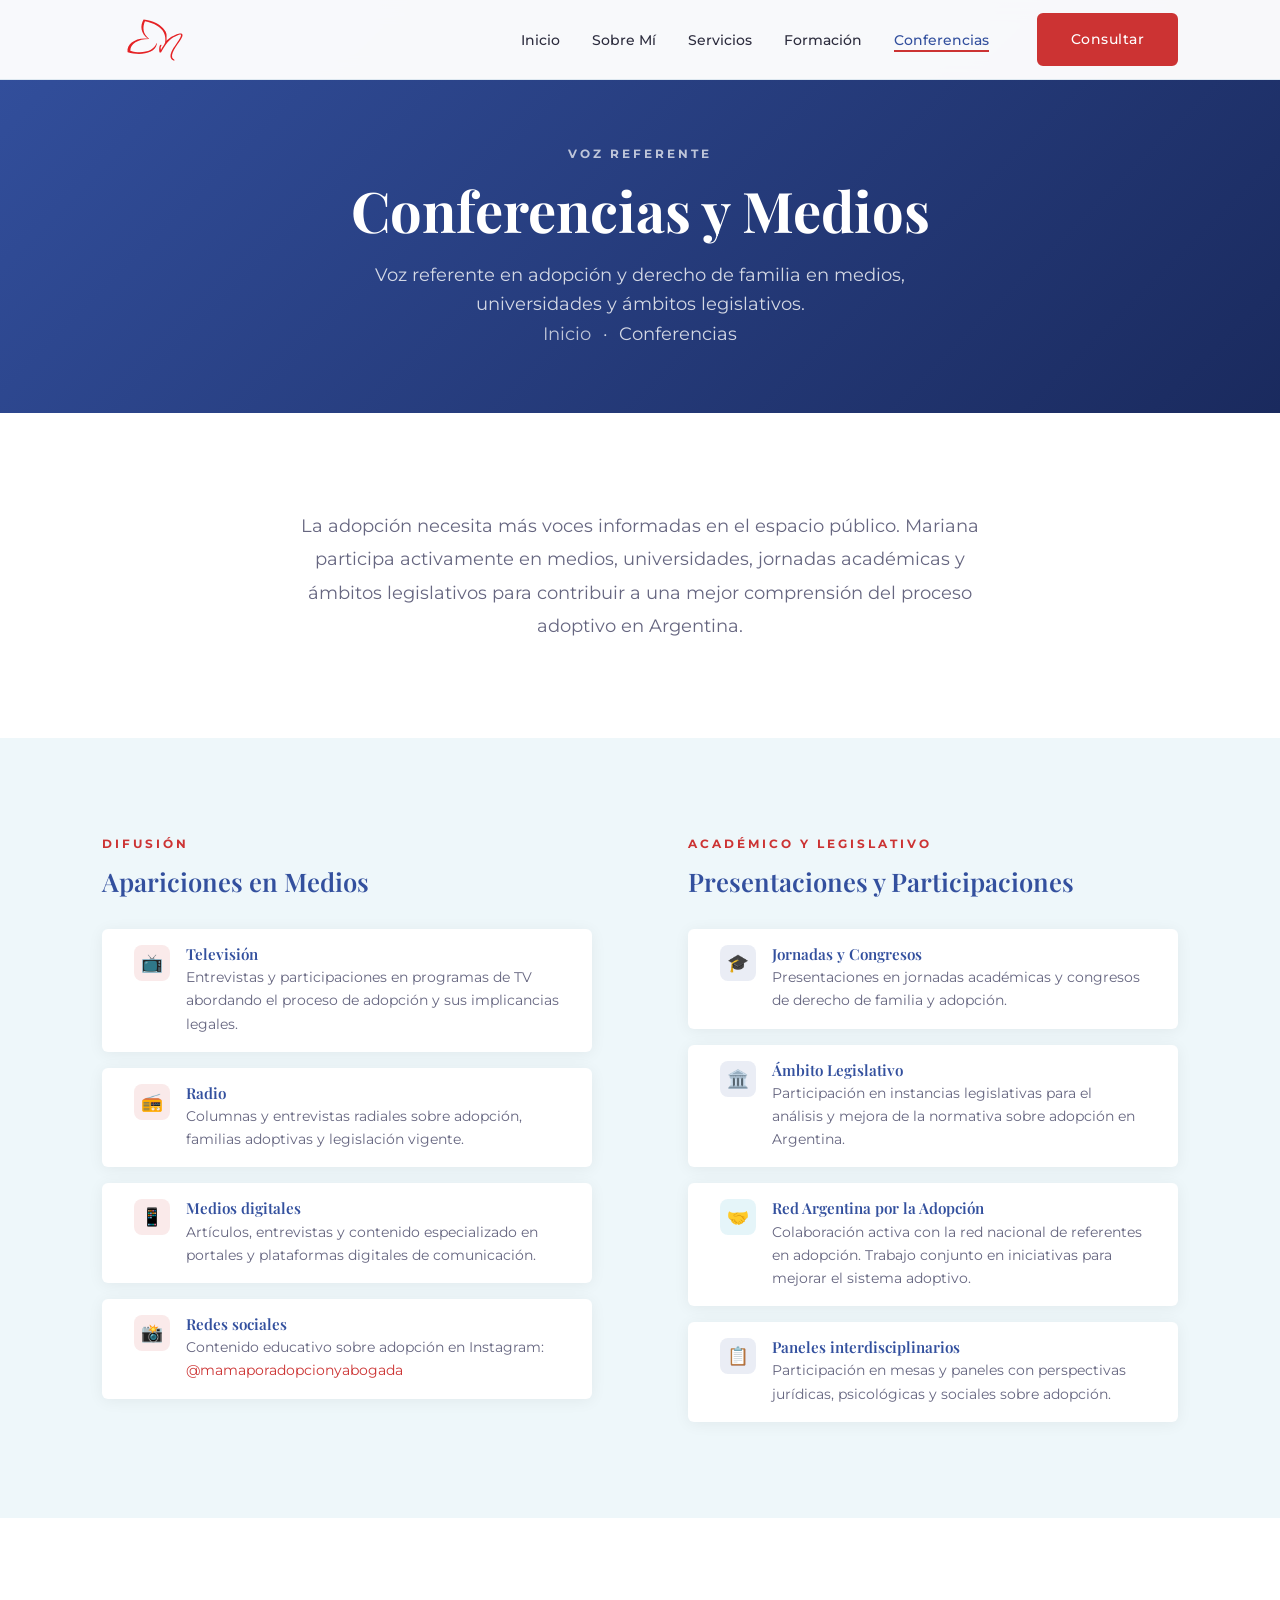
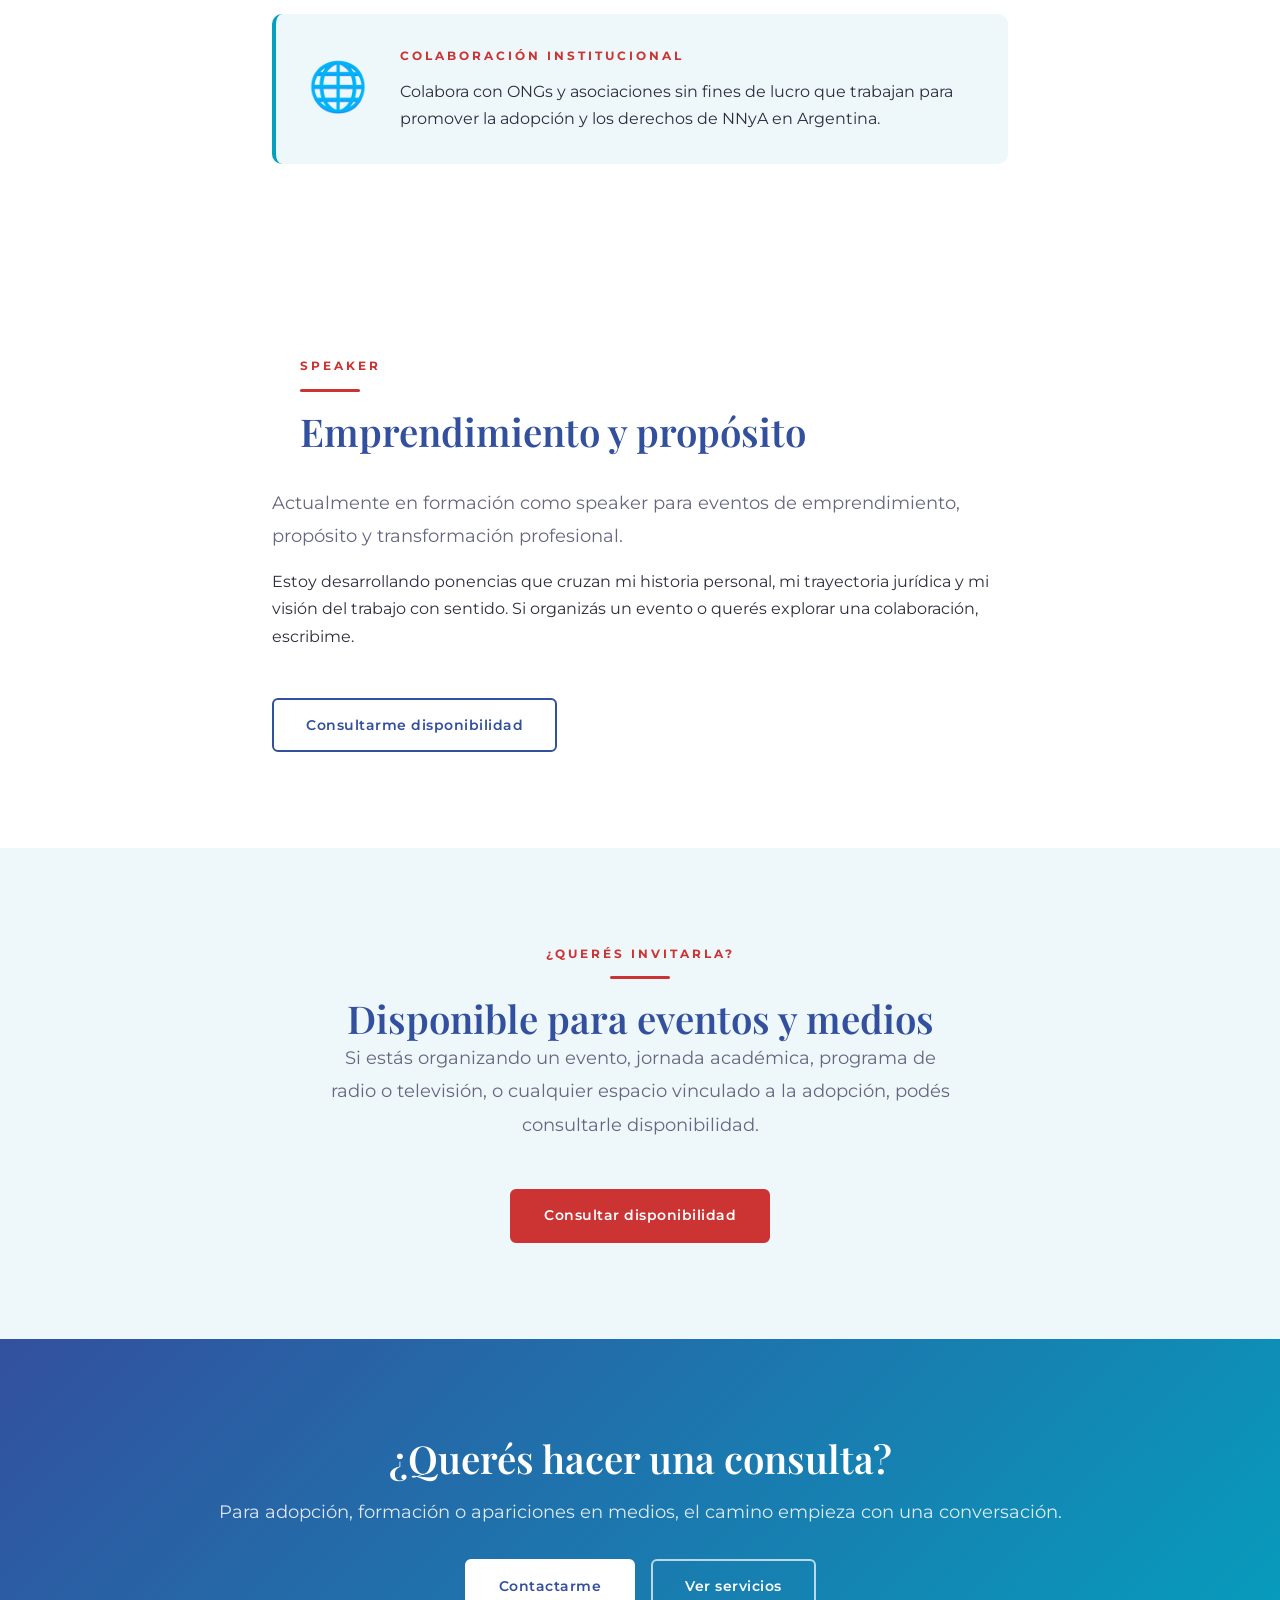
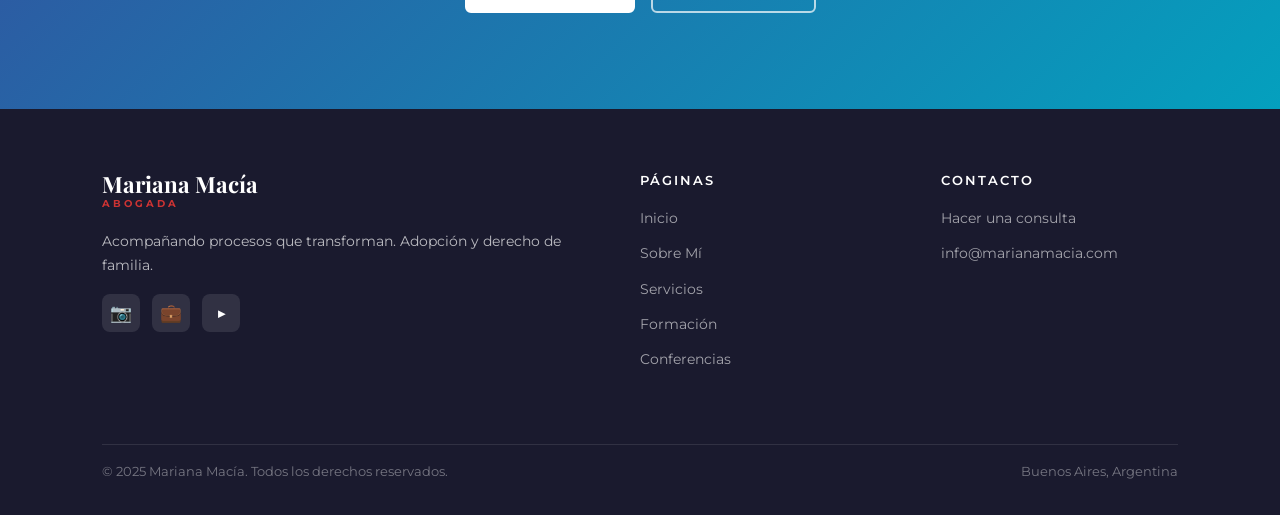
<file: conferencias.html>
<!DOCTYPE html>
<html lang="es">
<head>
  <meta charset="UTF-8" />
  <meta name="viewport" content="width=device-width, initial-scale=1.0" />
  <title>Conferencias y Medios — Mariana Macía | Adopción y Derecho de Familia</title>
  <meta name="description" content="Apariciones en medios, presentaciones académicas, participación legislativa y colaboración con la Red Argentina por la Adopción." />
  <link rel="stylesheet" href="styles.css" />
</head>
<body>

  <!-- ==================== NAVEGACIÓN ==================== -->
  <nav class="nav" id="nav">
    <div class="nav-inner">
      <a href="index.html" class="nav-logo" aria-label="Inicio">
        <img src="assets/logo.svg"
             alt="Mariana Macía Abogada" />
        <div class="nav-logo-text" style="display:none;">
          <span class="name">Mariana Macía</span>
          <span class="title">Abogada</span>
        </div>
      </a>
      <button class="nav-toggle" id="navToggle" aria-label="Menú">
        <span></span><span></span><span></span>
      </button>
      <ul class="nav-links" id="navLinks">
        <li><a href="index.html">Inicio</a></li>
        <li><a href="sobre-mi.html">Sobre Mí</a></li>
        <li><a href="servicios.html">Servicios</a></li>
        <li><a href="formacion.html">Formación</a></li>
        <li><a href="conferencias.html" class="active">Conferencias</a></li>
        <li class="nav-cta"><a href="contacto.html" class="btn btn-primary">Consultar</a></li>
      </ul>
    </div>
  </nav>

  <!-- ==================== PAGE HERO ==================== -->
  <section class="page-hero">
    <div class="container">
      <span class="section-label" style="color:rgba(255,255,255,0.7)">Voz referente</span>
      <h1>Conferencias y Medios</h1>
      <p>Voz referente en adopción y derecho de familia en medios, universidades y ámbitos legislativos.</p>
      <p class="breadcrumb"><a href="index.html">Inicio</a> <span>·</span> Conferencias</p>
    </div>
  </section>

  <!-- ==================== INTRO ==================== -->
  <section class="section">
    <div class="container" style="max-width: 760px; text-align: center;">
      <p class="lead">La adopción necesita más voces informadas en el espacio público. Mariana participa activamente en medios, universidades, jornadas académicas y ámbitos legislativos para contribuir a una mejor comprensión del proceso adoptivo en Argentina.</p>
    </div>
  </section>

  <!-- ==================== PARTICIPACIONES ==================== -->
  <section class="section section-light">
    <div class="container">
      <div style="display: grid; grid-template-columns: 1fr 1fr; gap: var(--spacing-xl);">

        <!-- MEDIOS -->
        <div>
          <span class="section-label">Difusión</span>
          <h3 style="margin-bottom: var(--spacing-md);">Apariciones en Medios</h3>

          <div class="conference-list">
            <div class="conference-item">
              <div class="conference-type conference-type-media">📺</div>
              <div class="conference-info">
                <h4>Televisión</h4>
                <p>Entrevistas y participaciones en programas de TV abordando el proceso de adopción y sus implicancias legales.</p>
              </div>
            </div>

            <div class="conference-item">
              <div class="conference-type conference-type-media">📻</div>
              <div class="conference-info">
                <h4>Radio</h4>
                <p>Columnas y entrevistas radiales sobre adopción, familias adoptivas y legislación vigente.</p>
              </div>
            </div>

            <div class="conference-item">
              <div class="conference-type conference-type-media">📱</div>
              <div class="conference-info">
                <h4>Medios digitales</h4>
                <p>Artículos, entrevistas y contenido especializado en portales y plataformas digitales de comunicación.</p>
              </div>
            </div>

            <div class="conference-item">
              <div class="conference-type conference-type-media">📸</div>
              <div class="conference-info">
                <h4>Redes sociales</h4>
                <p>Contenido educativo sobre adopción en Instagram: <a href="https://www.instagram.com/mamaporadopcionyabogada/" target="_blank" rel="noopener" style="color: var(--color-accent);">@mamaporadopcionyabogada</a></p>
              </div>
            </div>
          </div>
        </div>

        <!-- ACADÉMICO -->
        <div>
          <span class="section-label">Académico y legislativo</span>
          <h3 style="margin-bottom: var(--spacing-md);">Presentaciones y Participaciones</h3>

          <div class="conference-list">
            <div class="conference-item">
              <div class="conference-type conference-type-academic">🎓</div>
              <div class="conference-info">
                <h4>Jornadas y Congresos</h4>
                <p>Presentaciones en jornadas académicas y congresos de derecho de familia y adopción.</p>
              </div>
            </div>

            <div class="conference-item">
              <div class="conference-type conference-type-academic">🏛️</div>
              <div class="conference-info">
                <h4>Ámbito Legislativo</h4>
                <p>Participación en instancias legislativas para el análisis y mejora de la normativa sobre adopción en Argentina.</p>
              </div>
            </div>

            <div class="conference-item">
              <div class="conference-type conference-type-law">🤝</div>
              <div class="conference-info">
                <h4>Red Argentina por la Adopción</h4>
                <p>Colaboración activa con la red nacional de referentes en adopción. Trabajo conjunto en iniciativas para mejorar el sistema adoptivo.</p>
              </div>
            </div>

            <div class="conference-item">
              <div class="conference-type conference-type-academic">📋</div>
              <div class="conference-info">
                <h4>Paneles interdisciplinarios</h4>
                <p>Participación en mesas y paneles con perspectivas jurídicas, psicológicas y sociales sobre adopción.</p>
              </div>
            </div>
          </div>
        </div>

      </div>
    </div>
  </section>

  <!-- ==================== RED ARGENTINA ==================== -->
  <section class="section">
    <div class="container" style="max-width: 800px;">
      <div style="background: var(--color-light-bg); border-radius: var(--border-radius); padding: var(--spacing-md); border-left: 4px solid var(--color-secondary); display: flex; gap: var(--spacing-md); align-items: flex-start;">
        <div style="font-size: 3rem; flex-shrink: 0;">🌐</div>
        <div>
          <span class="section-label">Colaboración institucional</span>
          <p style="margin: 0;">Colabora con ONGs y asociaciones sin fines de lucro que trabajan para promover la adopción y los derechos de NNyA en Argentina.</p>
        </div>
      </div>
    </div>
  </section>

  <!-- ==================== SPEAKER ==================== -->
  <section class="section">
    <div class="container" style="max-width: 800px;">
      <div class="section-header" style="text-align: left; margin-bottom: var(--spacing-md);">
        <span class="section-label">Speaker</span>
        <div class="section-divider" style="margin: 0 0 var(--spacing-sm);"></div>
        <h2>Emprendimiento y propósito</h2>
      </div>
      <p class="lead">Actualmente en formación como speaker para eventos de emprendimiento, propósito y transformación profesional.</p>
      <p>Estoy desarrollando ponencias que cruzan mi historia personal, mi trayectoria jurídica y mi visión del trabajo con sentido. Si organizás un evento o querés explorar una colaboración, escribime.</p>
      <a href="contacto.html?servicio=conferencias" class="btn btn-outline mt-md">Consultarme disponibilidad</a>
    </div>
  </section>

  <!-- ==================== INVITACIONES ==================== -->
  <section class="section section-light">
    <div class="container" style="max-width: 700px; text-align: center;">
      <span class="section-label">¿Querés invitarla?</span>
      <div class="section-divider"></div>
      <h2>Disponible para eventos y medios</h2>
      <p class="lead">Si estás organizando un evento, jornada académica, programa de radio o televisión, o cualquier espacio vinculado a la adopción, podés consultarle disponibilidad.</p>
      <a href="contacto.html?servicio=conferencias" class="btn btn-primary mt-md">Consultar disponibilidad</a>
    </div>
  </section>

  <!-- ==================== CTA ==================== -->
  <section class="cta-banner">
    <div class="container">
      <h2>¿Querés hacer una consulta?</h2>
      <p>Para adopción, formación o apariciones en medios, el camino empieza con una conversación.</p>
      <div class="cta-actions">
        <a href="contacto.html" class="btn btn-white">Contactarme</a>
        <a href="servicios.html" class="btn btn-outline-white">Ver servicios</a>
      </div>
    </div>
  </section>

  <!-- ==================== FOOTER ==================== -->
  <footer class="footer">
    <div class="container">
      <div class="footer-grid">
        <div class="footer-brand">
          <div class="footer-logo-text">
            <span class="name">Mariana Macía</span>
            <span class="title">Abogada</span>
          </div>
          <p>Acompañando procesos que transforman. Adopción y derecho de familia.</p>
          <div class="footer-social">
            <a href="https://www.instagram.com/mamaporadopcionyabogada/" target="_blank" rel="noopener" aria-label="Instagram">📷</a>
            <a href="https://linkedin.com/in/mariana-macía" target="_blank" rel="noopener" aria-label="LinkedIn">💼</a>
            <a href="https://youtube.com/@mamaporadopcionyabogada" target="_blank" rel="noopener" aria-label="YouTube">▶️</a>
          </div>
        </div>
        <div class="footer-col">
          <h4>Páginas</h4>
          <ul>
            <li><a href="index.html">Inicio</a></li>
            <li><a href="sobre-mi.html">Sobre Mí</a></li>
            <li><a href="servicios.html">Servicios</a></li>
            <li><a href="formacion.html">Formación</a></li>
            <li><a href="conferencias.html">Conferencias</a></li>
          </ul>
        </div>
        <div class="footer-col">
          <h4>Contacto</h4>
          <ul>
            <li><a href="contacto.html">Hacer una consulta</a></li>
            <li><a href="mailto:info@marianamacia.com">info@marianamacia.com</a></li>
          </ul>
        </div>
      </div>
      <div class="footer-bottom">
        <span>© 2025 Mariana Macía. Todos los derechos reservados.</span>
        <span>Buenos Aires, Argentina</span>
      </div>
    </div>
  </footer>

  <script>
    const nav = document.getElementById('nav');
    window.addEventListener('scroll', () => { nav.classList.toggle('scrolled', window.scrollY > 20); });
    const toggle = document.getElementById('navToggle');
    const links  = document.getElementById('navLinks');
    toggle.addEventListener('click', () => { toggle.classList.toggle('open'); links.classList.toggle('open'); });
    links.querySelectorAll('a').forEach(a => a.addEventListener('click', () => { toggle.classList.remove('open'); links.classList.remove('open'); }));
  </script>
</body>
</html>
</file>
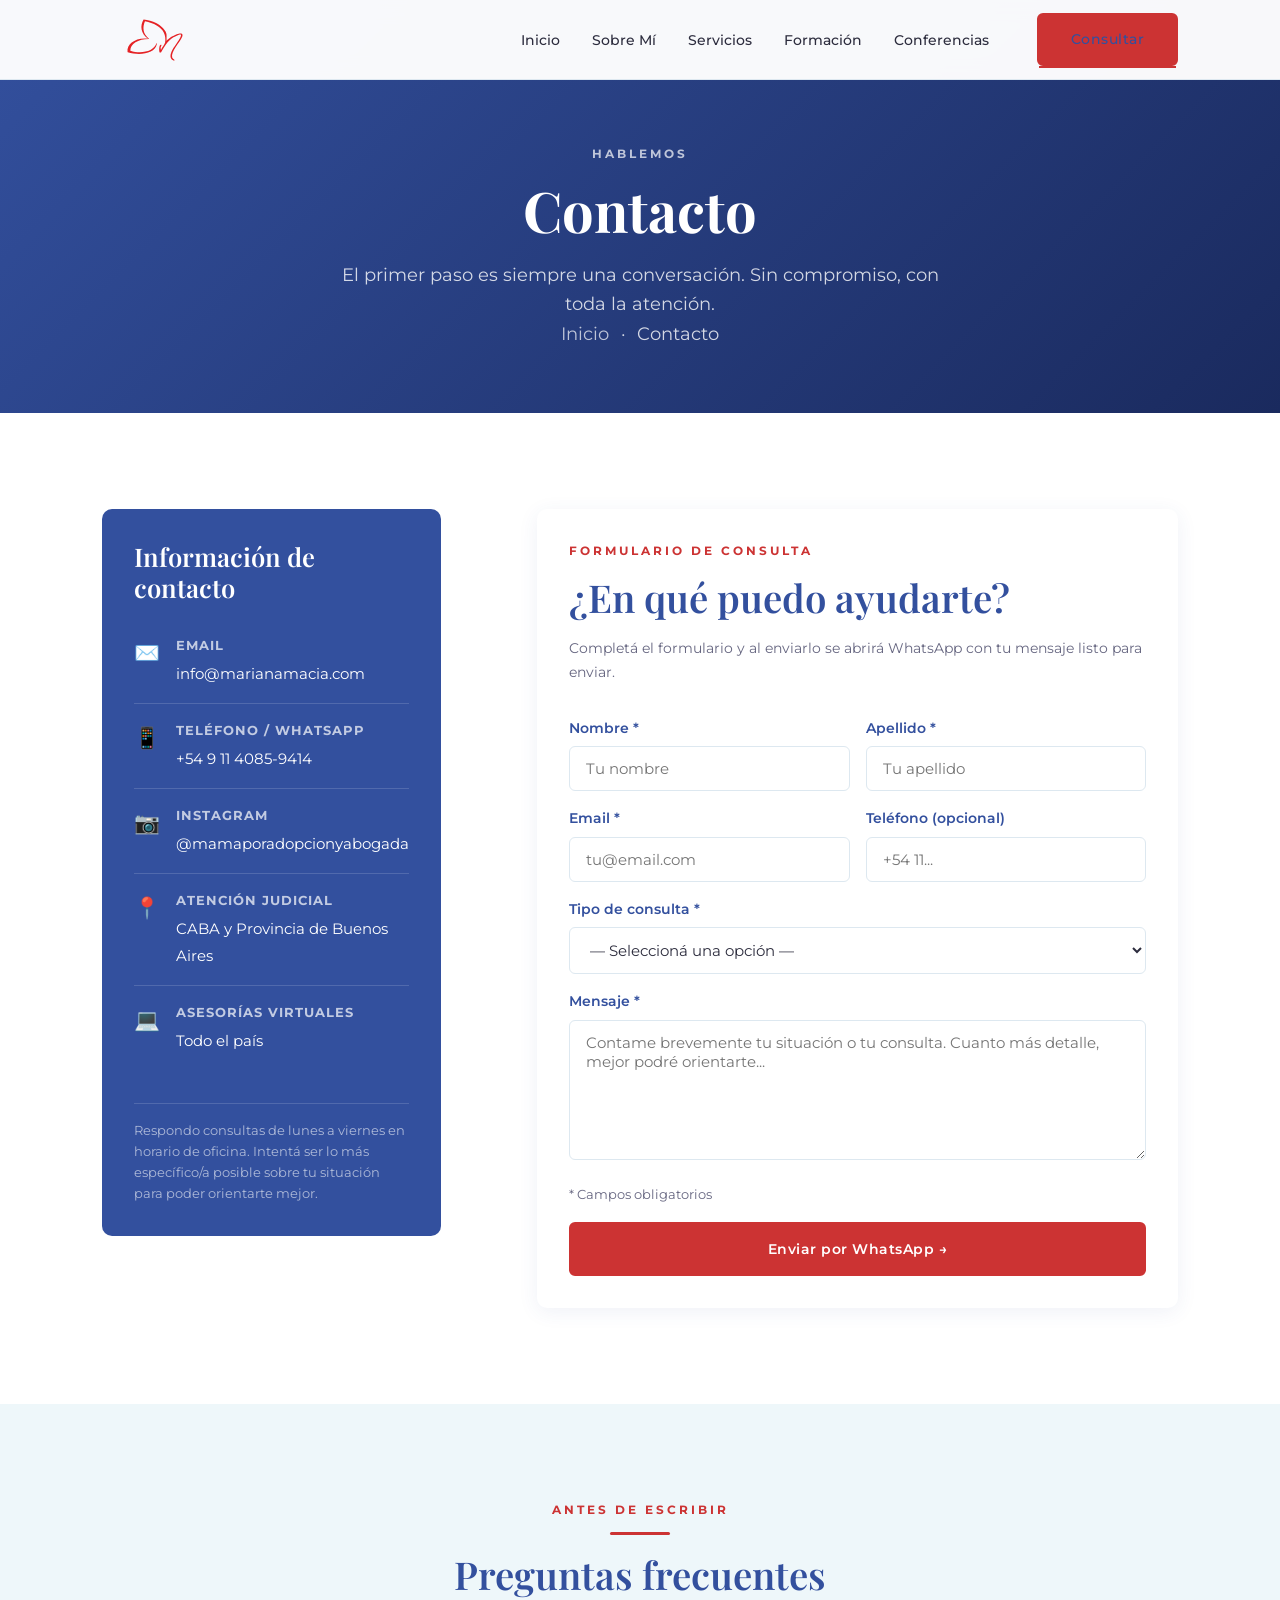
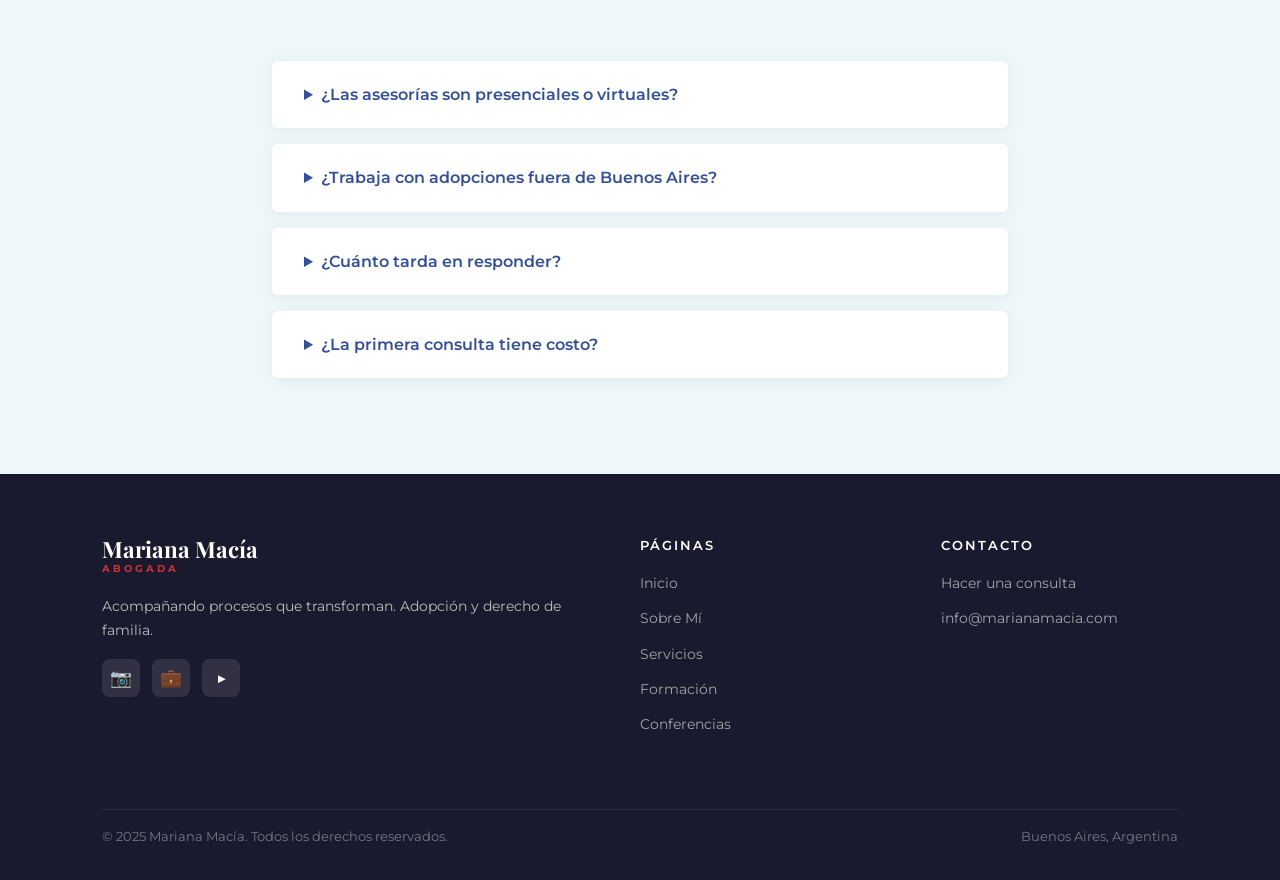
<file: contacto.html>
<!DOCTYPE html>
<html lang="es">
<head>
  <meta charset="UTF-8" />
  <meta name="viewport" content="width=device-width, initial-scale=1.0" />
  <title>Contacto — Mariana Macía | Adopción y Derecho de Familia</title>
  <meta name="description" content="Consultá con Mariana Macía, abogada especialista en adopción. Asesorías, área judicial, formación y conferencias." />
  <link rel="stylesheet" href="styles.css" />
</head>
<body>

  <!-- ==================== NAVEGACIÓN ==================== -->
  <nav class="nav" id="nav">
    <div class="nav-inner">
      <a href="index.html" class="nav-logo" aria-label="Inicio">
        <img src="assets/logo.svg"
             alt="Mariana Macía Abogada" />
        <div class="nav-logo-text" style="display:none;">
          <span class="name">Mariana Macía</span>
          <span class="title">Abogada</span>
        </div>
      </a>
      <button class="nav-toggle" id="navToggle" aria-label="Menú">
        <span></span><span></span><span></span>
      </button>
      <ul class="nav-links" id="navLinks">
        <li><a href="index.html">Inicio</a></li>
        <li><a href="sobre-mi.html">Sobre Mí</a></li>
        <li><a href="servicios.html">Servicios</a></li>
        <li><a href="formacion.html">Formación</a></li>
        <li><a href="conferencias.html">Conferencias</a></li>
        <li class="nav-cta"><a href="contacto.html" class="btn btn-primary active">Consultar</a></li>
      </ul>
    </div>
  </nav>

  <!-- ==================== PAGE HERO ==================== -->
  <section class="page-hero">
    <div class="container">
      <span class="section-label" style="color:rgba(255,255,255,0.7)">Hablemos</span>
      <h1>Contacto</h1>
      <p>El primer paso es siempre una conversación. Sin compromiso, con toda la atención.</p>
      <p class="breadcrumb"><a href="index.html">Inicio</a> <span>·</span> Contacto</p>
    </div>
  </section>

  <!-- ==================== FORMULARIO ==================== -->
  <section class="section">
    <div class="container">
      <div class="contact-grid">

        <!-- PANEL IZQUIERDO -->
        <div class="contact-info-panel">
          <h3>Información de contacto</h3>

          <div class="contact-info-item">
            <div class="icon">✉️</div>
            <div>
              <strong>Email</strong>
              <a href="mailto:info@marianamacia.com">info@marianamacia.com</a>
            </div>
          </div>

          <div class="contact-info-item">
            <div class="icon">📱</div>
            <div>
              <strong>Teléfono / WhatsApp</strong>
              <a href="https://wa.me/5491140859414">+54 9 11 4085-9414</a>
            </div>
          </div>

          <div class="contact-info-item">
            <div class="icon">📷</div>
            <div>
              <strong>Instagram</strong>
              <a href="https://www.instagram.com/mamaporadopcionyabogada/" target="_blank" rel="noopener">@mamaporadopcionyabogada</a>
            </div>
          </div>

          <div class="contact-info-item">
            <div class="icon">📍</div>
            <div>
              <strong>Atención judicial</strong>
              <span>CABA y Provincia de Buenos Aires</span>
            </div>
          </div>

          <div class="contact-info-item" style="border-bottom: none;">
            <div class="icon">💻</div>
            <div>
              <strong>Asesorías virtuales</strong>
              <span>Todo el país</span>
            </div>
          </div>

          <div style="margin-top: var(--spacing-md); padding-top: var(--spacing-sm); border-top: 1px solid rgba(255,255,255,0.15);">
            <p style="font-size: 0.82rem; color: rgba(255,255,255,0.6); line-height: 1.6; margin: 0;">
              Respondo consultas de lunes a viernes en horario de oficina. Intentá ser lo más específico/a posible sobre tu situación para poder orientarte mejor.
            </p>
          </div>
        </div>

        <!-- FORMULARIO DERECHO -->
        <div class="contact-form-panel">
          <span class="section-label">Formulario de consulta</span>
          <h2 style="margin-bottom: var(--spacing-sm);">¿En qué puedo ayudarte?</h2>
          <p style="color: var(--color-text-light); font-size: 0.9rem; margin-bottom: var(--spacing-md);">Completá el formulario y al enviarlo se abrirá WhatsApp con tu mensaje listo para enviar.</p>

          <form id="contactForm" novalidate>
            <div class="form-row">
              <div class="form-group">
                <label for="nombre">Nombre *</label>
                <input type="text" id="nombre" name="nombre" placeholder="Tu nombre" required />
              </div>
              <div class="form-group">
                <label for="apellido">Apellido *</label>
                <input type="text" id="apellido" name="apellido" placeholder="Tu apellido" required />
              </div>
            </div>

            <div class="form-row">
              <div class="form-group">
                <label for="email">Email *</label>
                <input type="email" id="email" name="email" placeholder="tu@email.com" required />
              </div>
              <div class="form-group">
                <label for="telefono">Teléfono (opcional)</label>
                <input type="tel" id="telefono" name="telefono" placeholder="+54 11..." />
              </div>
            </div>

            <div class="form-group">
              <label for="servicio">Tipo de consulta *</label>
              <select id="servicio" name="servicio" required>
                <option value="">— Seleccioná una opción —</option>
                <option value="Asesoría">Asesoría (consulta legal)</option>
                <option value="Área Judicial">Área Judicial (representación)</option>
                <option value="Talleres o grupos">Talleres o grupos</option>
                <option value="Docencia">Docencia</option>
                <option value="Conferencia o medio">Conferencia o invitación a medio</option>
                <option value="Otro">Otro</option>
              </select>
            </div>

            <div class="form-group">
              <label for="mensaje">Mensaje *</label>
              <textarea id="mensaje" name="mensaje" placeholder="Contame brevemente tu situación o tu consulta. Cuanto más detalle, mejor podré orientarte..." required></textarea>
            </div>

            <div style="margin-bottom: var(--spacing-sm);">
              <p style="font-size: 0.8rem; color: var(--color-text-light);">* Campos obligatorios</p>
            </div>

            <button type="submit" class="btn btn-primary" style="width: 100%; padding: 1rem;">
              Enviar por WhatsApp →
            </button>
          </form>
        </div>

      </div>
    </div>
  </section>

  <!-- ==================== FAQ ==================== -->
  <section class="section section-light">
    <div class="container" style="max-width: 800px;">
      <div class="section-header">
        <span class="section-label">Antes de escribir</span>
        <div class="section-divider"></div>
        <h2>Preguntas frecuentes</h2>
      </div>

      <div style="display: flex; flex-direction: column; gap: var(--spacing-sm);">
        <details style="background: white; border-radius: var(--border-radius-sm); padding: var(--spacing-sm) var(--spacing-md); box-shadow: var(--shadow-card);">
          <summary style="font-weight: 600; color: var(--color-primary); cursor: pointer; padding: 0.25rem 0;">¿Las asesorías son presenciales o virtuales?</summary>
          <p style="margin-top: var(--spacing-sm); color: var(--color-text-light); margin-bottom: 0;">Las asesorías son 100% virtuales por videollamada, lo que te permite acceder desde cualquier punto del país.</p>
        </details>

        <details style="background: white; border-radius: var(--border-radius-sm); padding: var(--spacing-sm) var(--spacing-md); box-shadow: var(--shadow-card);">
          <summary style="font-weight: 600; color: var(--color-primary); cursor: pointer; padding: 0.25rem 0;">¿Trabaja con adopciones fuera de Buenos Aires?</summary>
          <p style="margin-top: var(--spacing-sm); color: var(--color-text-light); margin-bottom: 0;">Las asesorías llegan a todo el país. La representación judicial es en CABA y Provincia de Buenos Aires.</p>
        </details>

        <details style="background: white; border-radius: var(--border-radius-sm); padding: var(--spacing-sm) var(--spacing-md); box-shadow: var(--shadow-card);">
          <summary style="font-weight: 600; color: var(--color-primary); cursor: pointer; padding: 0.25rem 0;">¿Cuánto tarda en responder?</summary>
          <p style="margin-top: var(--spacing-sm); color: var(--color-text-light); margin-bottom: 0;">Responde dentro de las 48 horas hábiles. Si tu consulta es urgente, indicalo en el mensaje.</p>
        </details>

        <details style="background: white; border-radius: var(--border-radius-sm); padding: var(--spacing-sm) var(--spacing-md); box-shadow: var(--shadow-card);">
          <summary style="font-weight: 600; color: var(--color-primary); cursor: pointer; padding: 0.25rem 0;">¿La primera consulta tiene costo?</summary>
          <p style="margin-top: var(--spacing-sm); color: var(--color-text-light); margin-bottom: 0;">Escribinos para conocer las condiciones actuales. El primer contacto por formulario no tiene costo.</p>
        </details>
      </div>
    </div>
  </section>

  <!-- ==================== FOOTER ==================== -->
  <footer class="footer">
    <div class="container">
      <div class="footer-grid">
        <div class="footer-brand">
          <div class="footer-logo-text">
            <span class="name">Mariana Macía</span>
            <span class="title">Abogada</span>
          </div>
          <p>Acompañando procesos que transforman. Adopción y derecho de familia.</p>
          <div class="footer-social">
            <a href="https://www.instagram.com/mamaporadopcionyabogada/" target="_blank" rel="noopener" aria-label="Instagram">📷</a>
            <a href="https://linkedin.com/in/mariana-macía" target="_blank" rel="noopener" aria-label="LinkedIn">💼</a>
            <a href="https://youtube.com/@mamaporadopcionyabogada" target="_blank" rel="noopener" aria-label="YouTube">▶️</a>
          </div>
        </div>
        <div class="footer-col">
          <h4>Páginas</h4>
          <ul>
            <li><a href="index.html">Inicio</a></li>
            <li><a href="sobre-mi.html">Sobre Mí</a></li>
            <li><a href="servicios.html">Servicios</a></li>
            <li><a href="formacion.html">Formación</a></li>
            <li><a href="conferencias.html">Conferencias</a></li>
          </ul>
        </div>
        <div class="footer-col">
          <h4>Contacto</h4>
          <ul>
            <li><a href="contacto.html">Hacer una consulta</a></li>
            <li><a href="mailto:info@marianamacia.com">info@marianamacia.com</a></li>
          </ul>
        </div>
      </div>
      <div class="footer-bottom">
        <span>© 2025 Mariana Macía. Todos los derechos reservados.</span>
        <span>Buenos Aires, Argentina</span>
      </div>
    </div>
  </footer>

  <script>
    // Nav
    const nav = document.getElementById('nav');
    window.addEventListener('scroll', () => { nav.classList.toggle('scrolled', window.scrollY > 20); });
    const toggle = document.getElementById('navToggle');
    const links  = document.getElementById('navLinks');
    toggle.addEventListener('click', () => { toggle.classList.toggle('open'); links.classList.toggle('open'); });
    links.querySelectorAll('a').forEach(a => a.addEventListener('click', () => { toggle.classList.remove('open'); links.classList.remove('open'); }));

    // Pre-seleccionar servicio desde URL param
    const params = new URLSearchParams(window.location.search);
    const servicioParam = params.get('servicio');
    if (servicioParam) {
      const select = document.getElementById('servicio');
      for (let opt of select.options) {
        if (opt.value.toLowerCase().includes(servicioParam.toLowerCase())) {
          opt.selected = true;
          break;
        }
      }
    }

    // Formulario mailto
    document.getElementById('contactForm').addEventListener('submit', function(e) {
      e.preventDefault();

      const nombre   = document.getElementById('nombre').value.trim();
      const apellido = document.getElementById('apellido').value.trim();
      const email    = document.getElementById('email').value.trim();
      const telefono = document.getElementById('telefono').value.trim();
      const servicio = document.getElementById('servicio').value;
      const mensaje  = document.getElementById('mensaje').value.trim();

      // Validación básica
      if (!nombre || !apellido || !email || !servicio || !mensaje) {
        alert('Por favor completá todos los campos obligatorios.');
        return;
      }

      const lineas = [
        `Hola Mariana! Te escribo desde el formulario de tu sitio web.`,
        ``,
        `Nombre: ${nombre} ${apellido}`,
        `Email: ${email}`,
        ...(telefono ? [`Teléfono: ${telefono}`] : []),
        `Consulta: ${servicio}`,
        ``,
        `Mensaje:`,
        mensaje,
      ];

      window.open(`https://wa.me/5491140859414?text=${encodeURIComponent(lineas.join('\n'))}`, '_blank');
    });
  </script>
</body>
</html>
</file>
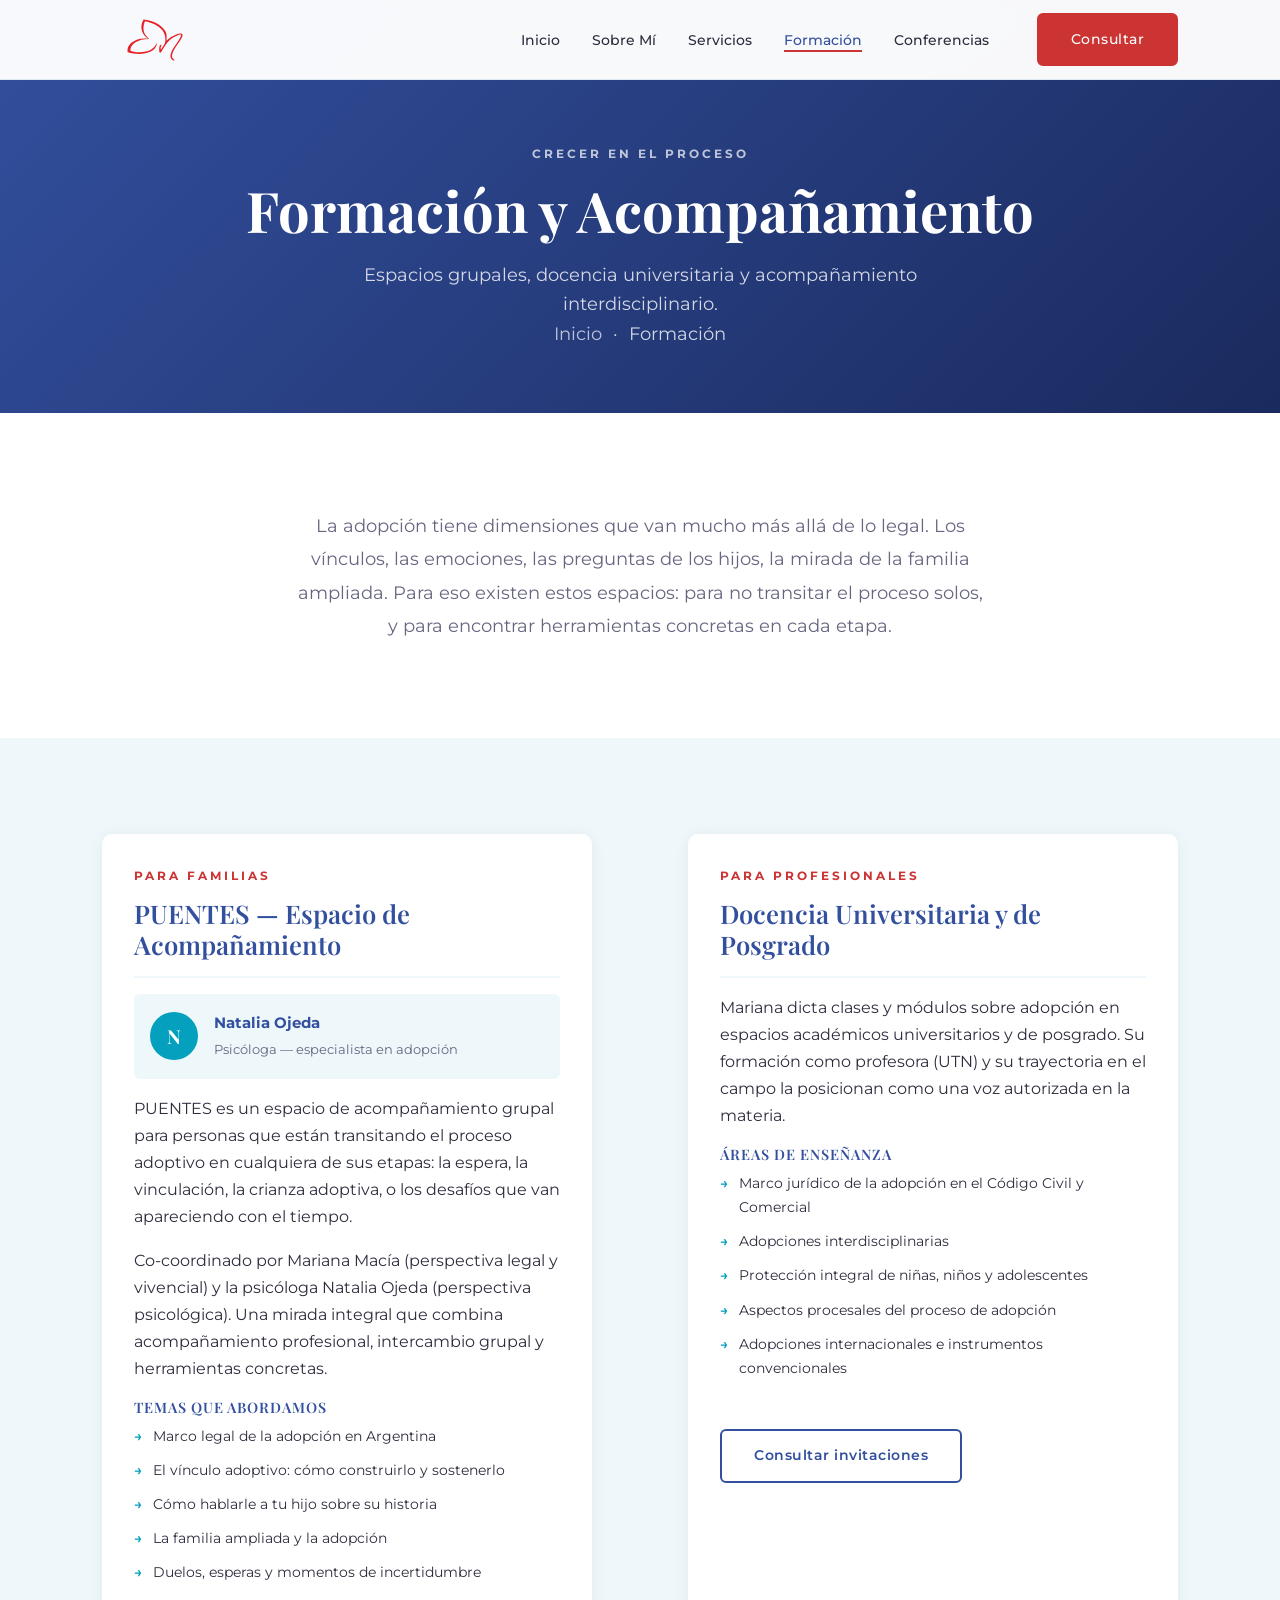
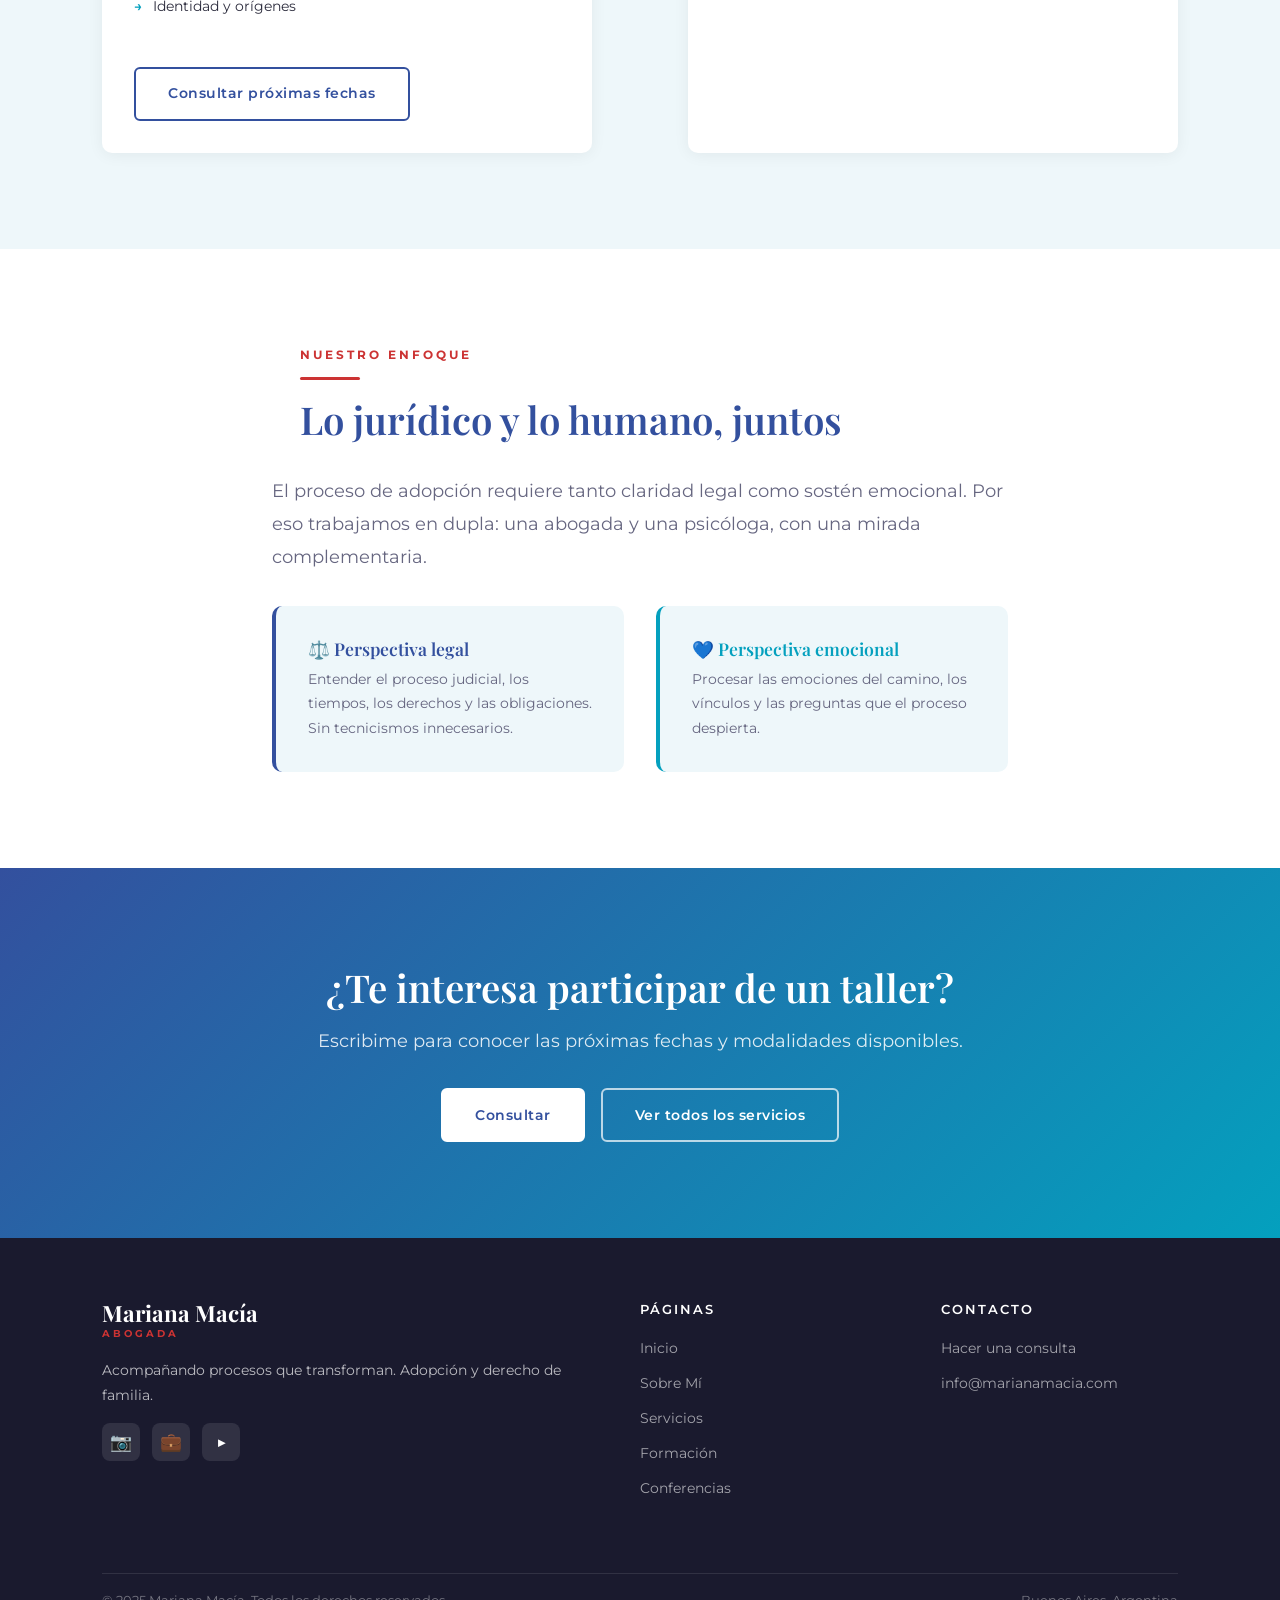
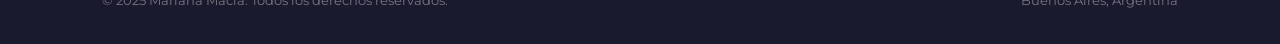
<file: formacion.html>
<!DOCTYPE html>
<html lang="es">
<head>
  <meta charset="UTF-8" />
  <meta name="viewport" content="width=device-width, initial-scale=1.0" />
  <title>Formación y Acompañamiento — Mariana Macía | Adopción y Derecho de Familia</title>
  <meta name="description" content="Talleres grupales, grupos de acompañamiento y docencia universitaria en adopción. Con la psicóloga Natalia Ojeda." />
  <link rel="stylesheet" href="styles.css" />
</head>
<body>

  <!-- ==================== NAVEGACIÓN ==================== -->
  <nav class="nav" id="nav">
    <div class="nav-inner">
      <a href="index.html" class="nav-logo" aria-label="Inicio">
        <img src="assets/logo.svg"
             alt="Mariana Macía Abogada" />
        <div class="nav-logo-text" style="display:none;">
          <span class="name">Mariana Macía</span>
          <span class="title">Abogada</span>
        </div>
      </a>
      <button class="nav-toggle" id="navToggle" aria-label="Menú">
        <span></span><span></span><span></span>
      </button>
      <ul class="nav-links" id="navLinks">
        <li><a href="index.html">Inicio</a></li>
        <li><a href="sobre-mi.html">Sobre Mí</a></li>
        <li><a href="servicios.html">Servicios</a></li>
        <li><a href="formacion.html" class="active">Formación</a></li>
        <li><a href="conferencias.html">Conferencias</a></li>
        <li class="nav-cta"><a href="contacto.html" class="btn btn-primary">Consultar</a></li>
      </ul>
    </div>
  </nav>

  <!-- ==================== PAGE HERO ==================== -->
  <section class="page-hero">
    <div class="container">
      <span class="section-label" style="color:rgba(255,255,255,0.7)">Crecer en el proceso</span>
      <h1>Formación y Acompañamiento</h1>
      <p>Espacios grupales, docencia universitaria y acompañamiento interdisciplinario.</p>
      <p class="breadcrumb"><a href="index.html">Inicio</a> <span>·</span> Formación</p>
    </div>
  </section>

  <!-- ==================== INTRO ==================== -->
  <section class="section">
    <div class="container" style="max-width: 760px; text-align: center;">
      <p class="lead">La adopción tiene dimensiones que van mucho más allá de lo legal. Los vínculos, las emociones, las preguntas de los hijos, la mirada de la familia ampliada. Para eso existen estos espacios: para no transitar el proceso solos, y para encontrar herramientas concretas en cada etapa.</p>
    </div>
  </section>

  <!-- ==================== TALLERES Y DOCENCIA ==================== -->
  <section class="section section-light">
    <div class="container">
      <div class="formacion-split">

        <!-- TALLERES -->
        <div class="formacion-block">
          <span class="section-label">Para familias</span>
          <h3>PUENTES — Espacio de Acompañamiento</h3>

          <div class="colaboradora">
            <div class="colaboradora-avatar">N</div>
            <div class="colaboradora-info">
              <strong><a href="https://www.instagram.com/licnataliaojeda/" target="_blank" rel="noopener">Natalia Ojeda</a></strong>
              <span>Psicóloga — especialista en adopción</span>
            </div>
          </div>

          <p>PUENTES es un espacio de acompañamiento grupal para personas que están transitando el proceso adoptivo en cualquiera de sus etapas: la espera, la vinculación, la crianza adoptiva, o los desafíos que van apareciendo con el tiempo.</p>
          <p>Co-coordinado por Mariana Macía (perspectiva legal y vivencial) y la psicóloga <a href="https://www.instagram.com/licnataliaojeda/" target="_blank" rel="noopener">Natalia Ojeda</a> (perspectiva psicológica). Una mirada integral que combina acompañamiento profesional, intercambio grupal y herramientas concretas.</p>

          <h4 style="color: var(--color-primary); margin: var(--spacing-sm) 0 0.5rem; font-size: 0.9rem; text-transform: uppercase; letter-spacing: 1px;">Temas que abordamos</h4>
          <ul class="temas-list">
            <li>Marco legal de la adopción en Argentina</li>
            <li>El vínculo adoptivo: cómo construirlo y sostenerlo</li>
            <li>Cómo hablarle a tu hijo sobre su historia</li>
            <li>La familia ampliada y la adopción</li>
            <li>Duelos, esperas y momentos de incertidumbre</li>
            <li>Identidad y orígenes</li>
          </ul>

          <a href="contacto.html?servicio=talleres" class="btn btn-outline mt-md">Consultar próximas fechas</a>
        </div>

        <!-- DOCENCIA -->
        <div class="formacion-block" id="docencia">
          <span class="section-label">Para profesionales</span>
          <h3>Docencia Universitaria y de Posgrado</h3>

          <p>Mariana dicta clases y módulos sobre adopción en espacios académicos universitarios y de posgrado. Su formación como profesora (UTN) y su trayectoria en el campo la posicionan como una voz autorizada en la materia.</p>

          <h4 style="color: var(--color-primary); margin: var(--spacing-sm) 0 0.5rem; font-size: 0.9rem; text-transform: uppercase; letter-spacing: 1px;">Áreas de enseñanza</h4>
          <ul class="temas-list">
            <li>Marco jurídico de la adopción en el Código Civil y Comercial</li>
            <li>Adopciones interdisciplinarias</li>
            <li>Protección integral de niñas, niños y adolescentes</li>
            <li>Aspectos procesales del proceso de adopción</li>
            <li>Adopciones internacionales e instrumentos convencionales</li>
          </ul>

          <a href="contacto.html?servicio=docencia" class="btn btn-outline mt-md">Consultar invitaciones</a>
        </div>

      </div>
    </div>
  </section>

  <!-- ==================== ENFOQUE ==================== -->
  <section class="section">
    <div class="container" style="max-width: 800px;">
      <div class="section-header" style="text-align:left; margin-bottom: var(--spacing-md);">
        <span class="section-label">Nuestro enfoque</span>
        <div class="section-divider" style="margin: 0 0 var(--spacing-sm);"></div>
        <h2>Lo jurídico y lo humano, juntos</h2>
      </div>

      <p class="lead">El proceso de adopción requiere tanto claridad legal como sostén emocional. Por eso trabajamos en dupla: una abogada y una psicóloga, con una mirada complementaria.</p>

      <div style="display: grid; grid-template-columns: 1fr 1fr; gap: var(--spacing-md); margin-top: var(--spacing-md);">
        <div style="background: var(--color-light-bg); border-radius: var(--border-radius); padding: var(--spacing-md); border-left: 4px solid var(--color-primary);">
          <h4 style="color: var(--color-primary); margin-bottom: 0.5rem;">⚖️ Perspectiva legal</h4>
          <p style="font-size: 0.9rem; color: var(--color-text-light); margin: 0;">Entender el proceso judicial, los tiempos, los derechos y las obligaciones. Sin tecnicismos innecesarios.</p>
        </div>
        <div style="background: var(--color-light-bg); border-radius: var(--border-radius); padding: var(--spacing-md); border-left: 4px solid var(--color-secondary);">
          <h4 style="color: var(--color-secondary); margin-bottom: 0.5rem;">💙 Perspectiva emocional</h4>
          <p style="font-size: 0.9rem; color: var(--color-text-light); margin: 0;">Procesar las emociones del camino, los vínculos y las preguntas que el proceso despierta.</p>
        </div>
      </div>
    </div>
  </section>

  <!-- ==================== CTA ==================== -->
  <section class="cta-banner">
    <div class="container">
      <h2>¿Te interesa participar de un taller?</h2>
      <p>Escribime para conocer las próximas fechas y modalidades disponibles.</p>
      <div class="cta-actions">
        <a href="contacto.html?servicio=talleres" class="btn btn-white">Consultar</a>
        <a href="servicios.html" class="btn btn-outline-white">Ver todos los servicios</a>
      </div>
    </div>
  </section>

  <!-- ==================== FOOTER ==================== -->
  <footer class="footer">
    <div class="container">
      <div class="footer-grid">
        <div class="footer-brand">
          <div class="footer-logo-text">
            <span class="name">Mariana Macía</span>
            <span class="title">Abogada</span>
          </div>
          <p>Acompañando procesos que transforman. Adopción y derecho de familia.</p>
          <div class="footer-social">
            <a href="https://www.instagram.com/mamaporadopcionyabogada/" target="_blank" rel="noopener" aria-label="Instagram">📷</a>
            <a href="https://linkedin.com/in/mariana-macía" target="_blank" rel="noopener" aria-label="LinkedIn">💼</a>
            <a href="https://youtube.com/@mamaporadopcionyabogada" target="_blank" rel="noopener" aria-label="YouTube">▶️</a>
          </div>
        </div>
        <div class="footer-col">
          <h4>Páginas</h4>
          <ul>
            <li><a href="index.html">Inicio</a></li>
            <li><a href="sobre-mi.html">Sobre Mí</a></li>
            <li><a href="servicios.html">Servicios</a></li>
            <li><a href="formacion.html">Formación</a></li>
            <li><a href="conferencias.html">Conferencias</a></li>
          </ul>
        </div>
        <div class="footer-col">
          <h4>Contacto</h4>
          <ul>
            <li><a href="contacto.html">Hacer una consulta</a></li>
            <li><a href="mailto:info@marianamacia.com">info@marianamacia.com</a></li>
          </ul>
        </div>
      </div>
      <div class="footer-bottom">
        <span>© 2025 Mariana Macía. Todos los derechos reservados.</span>
        <span>Buenos Aires, Argentina</span>
      </div>
    </div>
  </footer>

  <script>
    const nav = document.getElementById('nav');
    window.addEventListener('scroll', () => { nav.classList.toggle('scrolled', window.scrollY > 20); });
    const toggle = document.getElementById('navToggle');
    const links  = document.getElementById('navLinks');
    toggle.addEventListener('click', () => { toggle.classList.toggle('open'); links.classList.toggle('open'); });
    links.querySelectorAll('a').forEach(a => a.addEventListener('click', () => { toggle.classList.remove('open'); links.classList.remove('open'); }));
  </script>
</body>
</html>
</file>
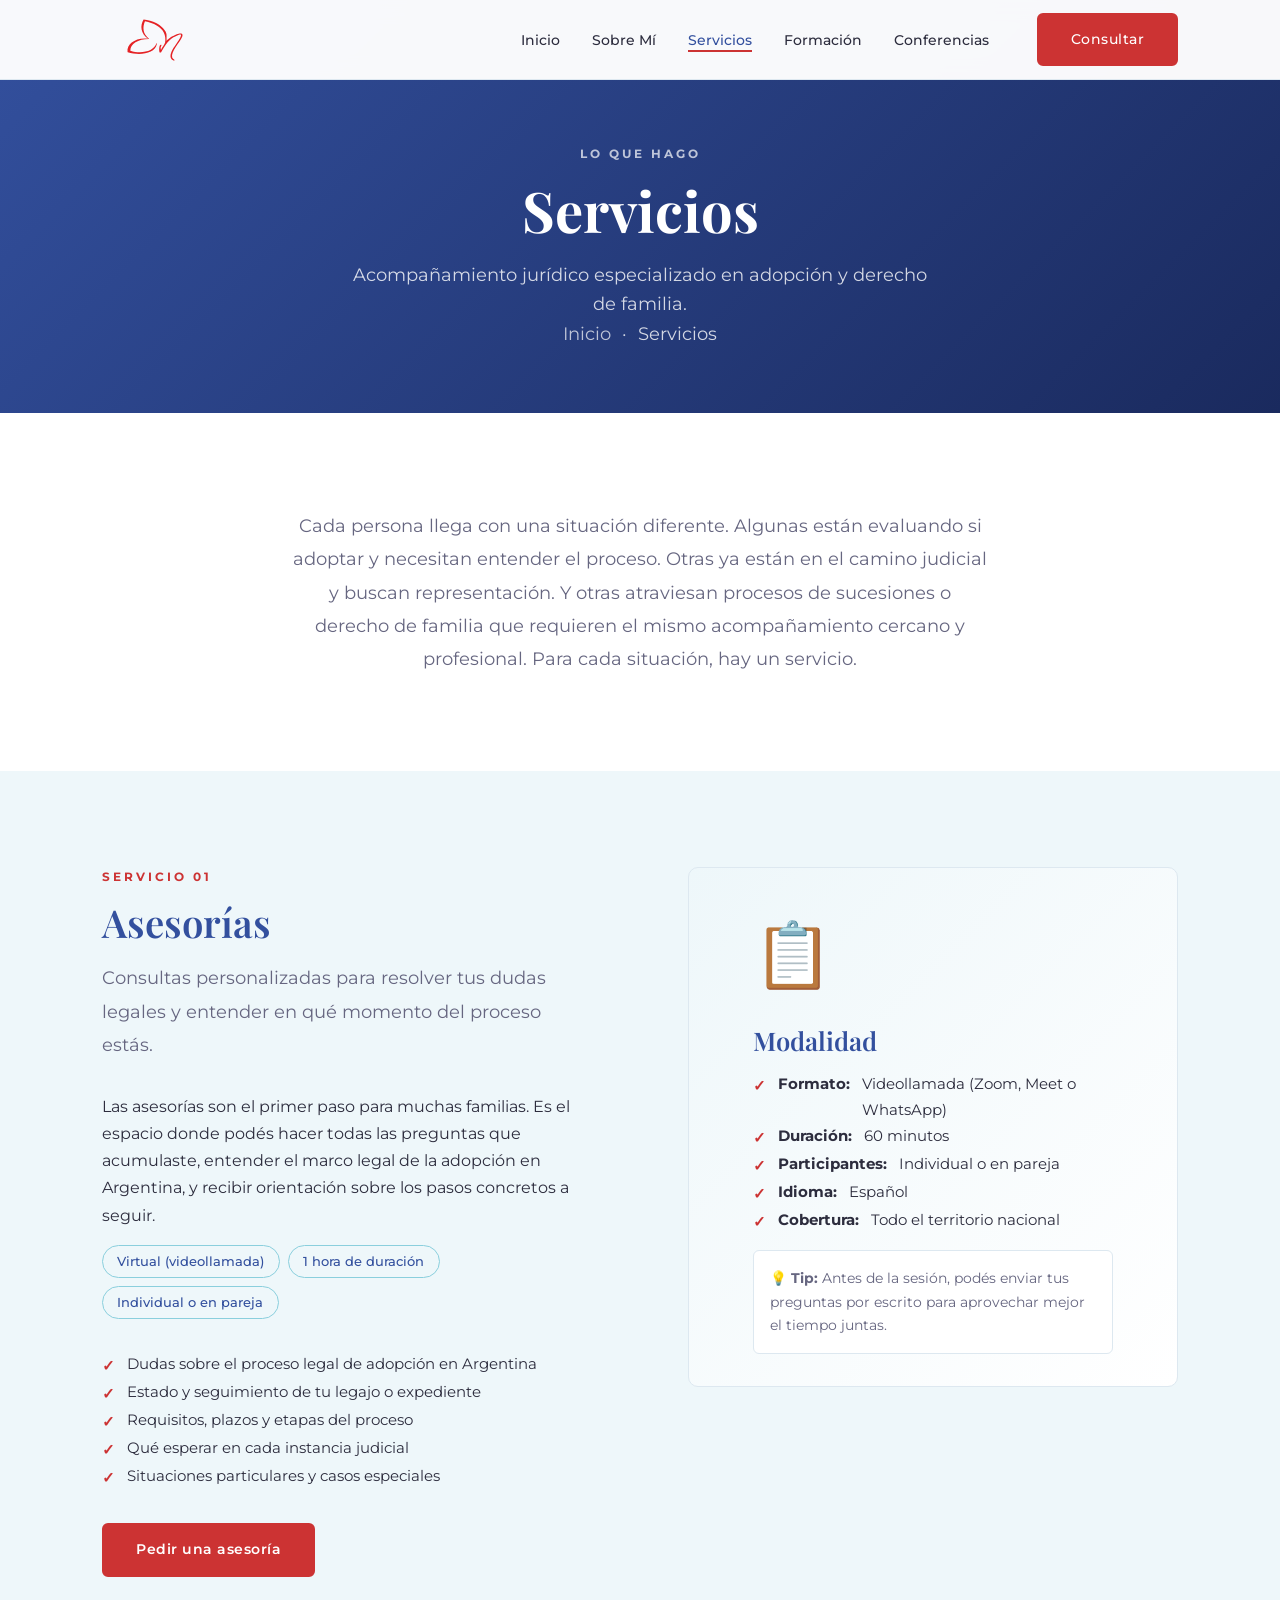
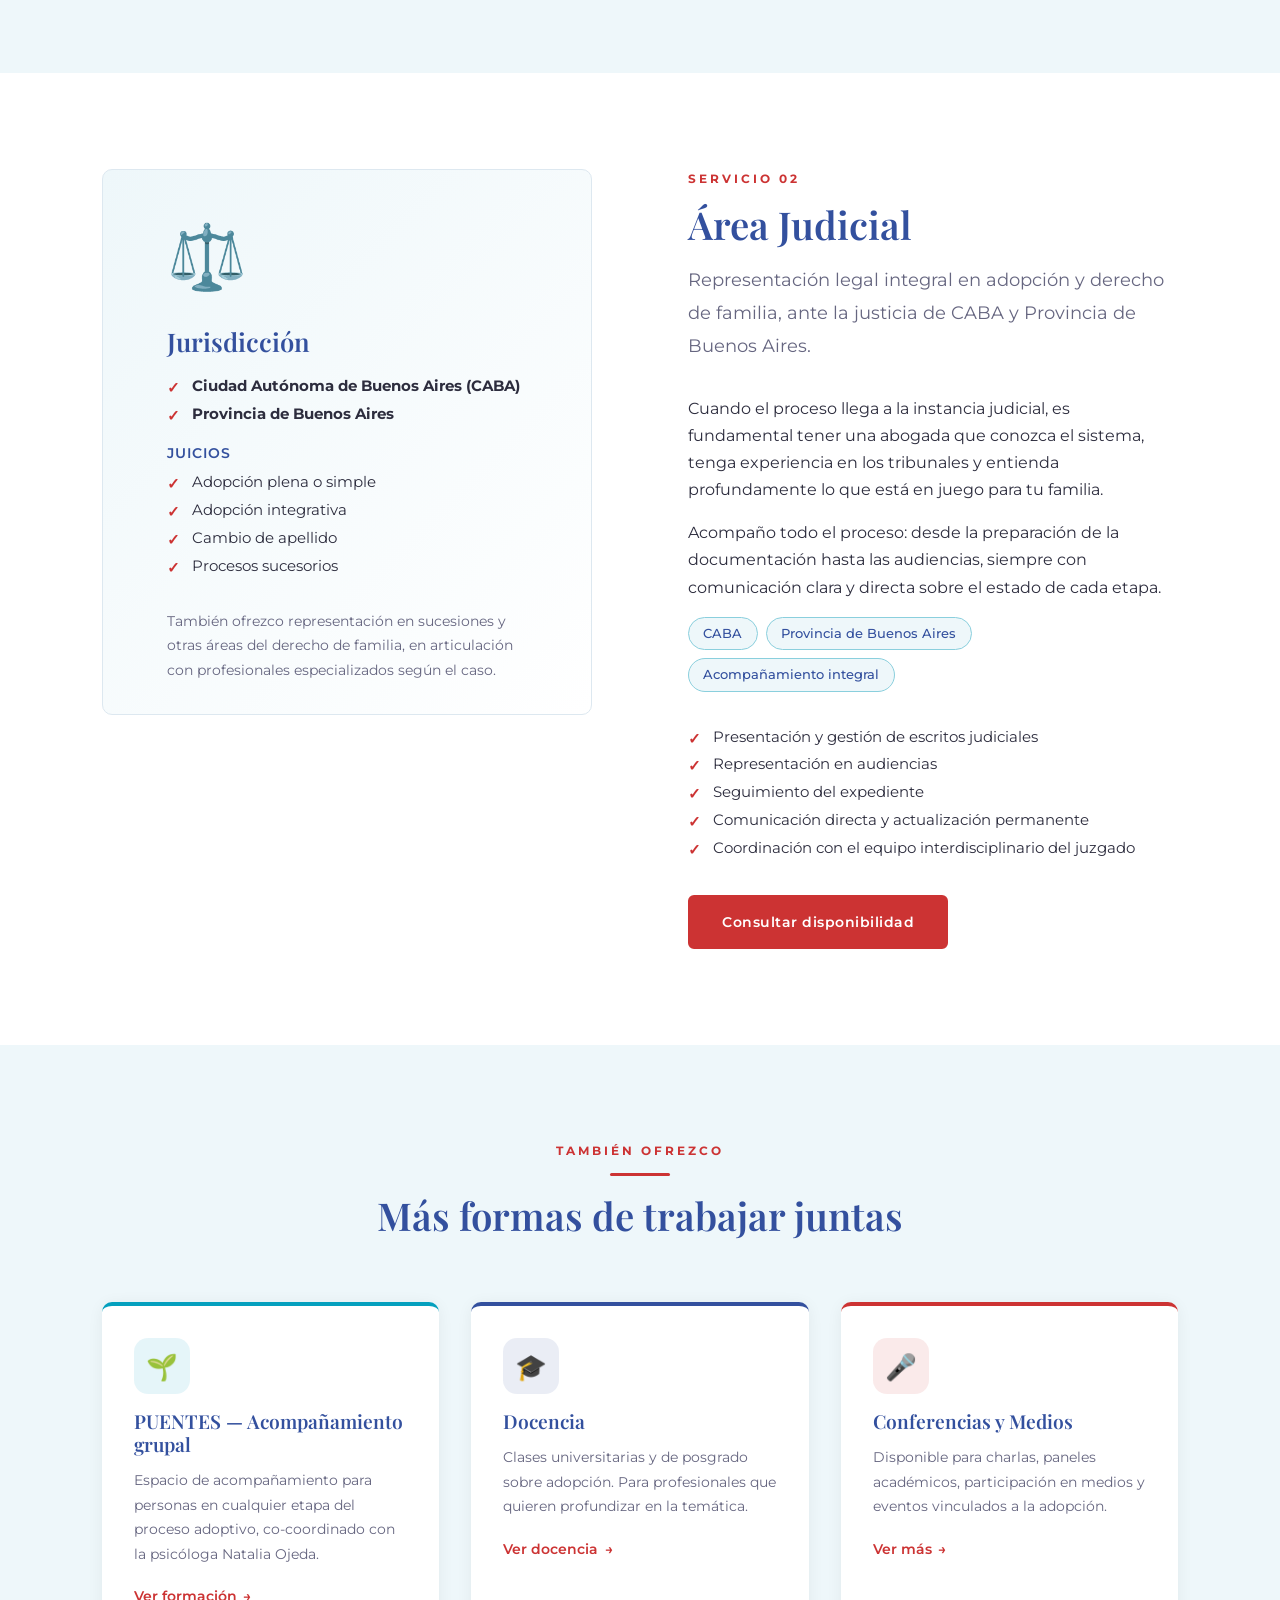
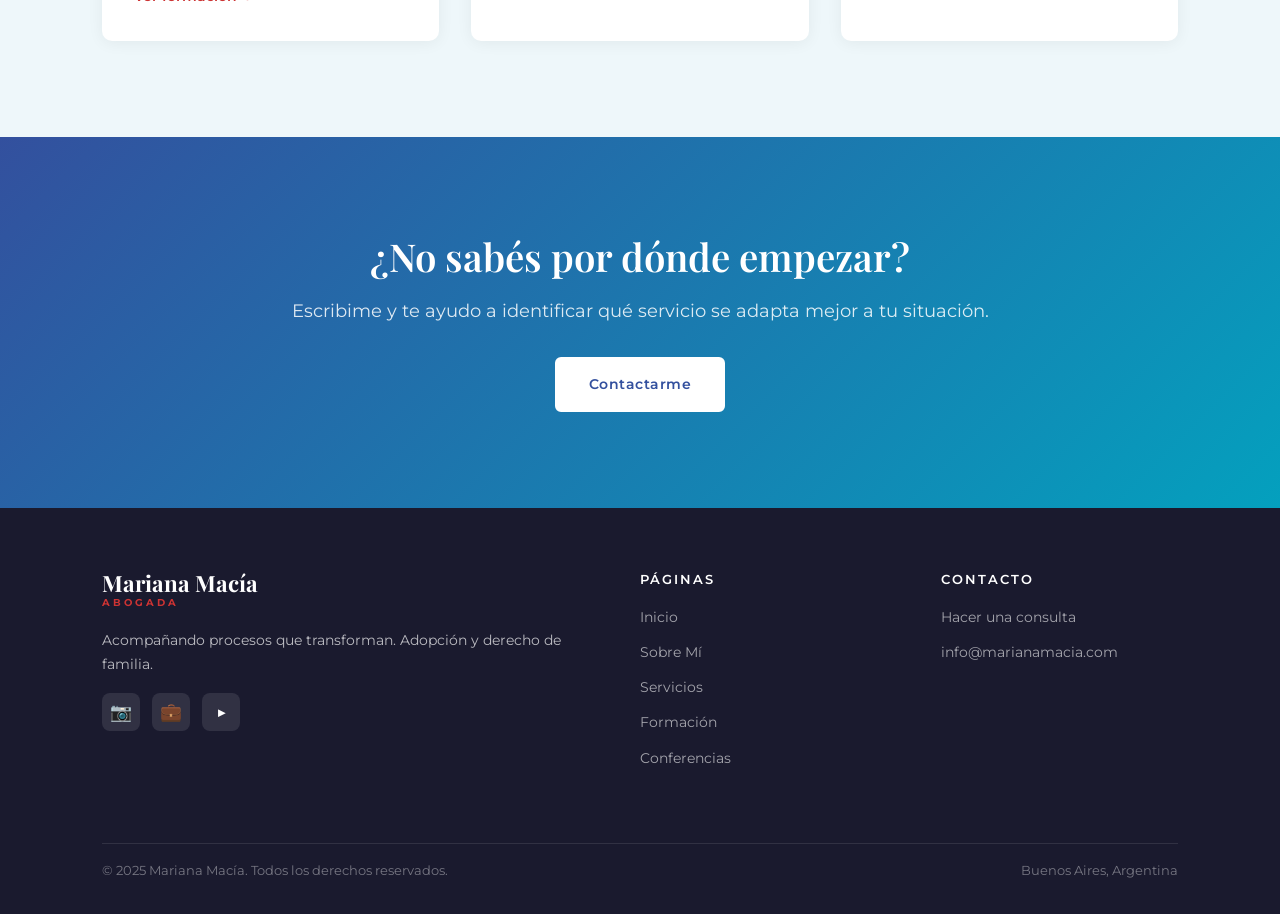
<file: servicios.html>
<!DOCTYPE html>
<html lang="es">
<head>
  <meta charset="UTF-8" />
  <meta name="viewport" content="width=device-width, initial-scale=1.0" />
  <title>Servicios — Mariana Macía | Adopción y Derecho de Familia</title>
  <meta name="description" content="Asesorías legales en adopción y representación judicial en CABA y Provincia de Buenos Aires. Consultas virtuales individuales y en pareja." />
  <link rel="stylesheet" href="styles.css" />
</head>
<body>

  <!-- ==================== NAVEGACIÓN ==================== -->
  <nav class="nav" id="nav">
    <div class="nav-inner">
      <a href="index.html" class="nav-logo" aria-label="Inicio">
        <img src="assets/logo.svg"
             alt="Mariana Macía Abogada" />
        <div class="nav-logo-text" style="display:none;">
          <span class="name">Mariana Macía</span>
          <span class="title">Abogada</span>
        </div>
      </a>
      <button class="nav-toggle" id="navToggle" aria-label="Menú">
        <span></span><span></span><span></span>
      </button>
      <ul class="nav-links" id="navLinks">
        <li><a href="index.html">Inicio</a></li>
        <li><a href="sobre-mi.html">Sobre Mí</a></li>
        <li><a href="servicios.html" class="active">Servicios</a></li>
        <li><a href="formacion.html">Formación</a></li>
        <li><a href="conferencias.html">Conferencias</a></li>
        <li class="nav-cta"><a href="contacto.html" class="btn btn-primary">Consultar</a></li>
      </ul>
    </div>
  </nav>

  <!-- ==================== PAGE HERO ==================== -->
  <section class="page-hero">
    <div class="container">
      <span class="section-label" style="color:rgba(255,255,255,0.7)">Lo que hago</span>
      <h1>Servicios</h1>
      <p>Acompañamiento jurídico especializado en adopción y derecho de familia.</p>
      <p class="breadcrumb"><a href="index.html">Inicio</a> <span>·</span> Servicios</p>
    </div>
  </section>

  <!-- ==================== INTRO ==================== -->
  <section class="section">
    <div class="container" style="max-width: 760px; text-align: center;">
      <p class="lead">Cada persona llega con una situación diferente. Algunas están evaluando si adoptar y necesitan entender el proceso. Otras ya están en el camino judicial y buscan representación. Y otras atraviesan procesos de sucesiones o derecho de familia que requieren el mismo acompañamiento cercano y profesional. Para cada situación, hay un servicio.</p>
    </div>
  </section>

  <!-- ==================== ASESORÍAS ==================== -->
  <section class="section section-light" id="asesorias">
    <div class="container">
      <div class="service-detail">
        <div class="service-info">
          <span class="section-label">Servicio 01</span>
          <h2>Asesorías</h2>
          <p class="lead">Consultas personalizadas para resolver tus dudas legales y entender en qué momento del proceso estás.</p>
          <p>Las asesorías son el primer paso para muchas familias. Es el espacio donde podés hacer todas las preguntas que acumulaste, entender el marco legal de la adopción en Argentina, y recibir orientación sobre los pasos concretos a seguir.</p>

          <div class="service-tags">
            <span class="tag">Virtual (videollamada)</span>
            <span class="tag">1 hora de duración</span>
            <span class="tag">Individual o en pareja</span>
          </div>

          <div class="service-list" style="margin-bottom: var(--spacing-md);">
            <ul>
              <li>Dudas sobre el proceso legal de adopción en Argentina</li>
              <li>Estado y seguimiento de tu legajo o expediente</li>
              <li>Requisitos, plazos y etapas del proceso</li>
              <li>Qué esperar en cada instancia judicial</li>
              <li>Situaciones particulares y casos especiales</li>
            </ul>
          </div>

          <a href="contacto.html?servicio=asesoria" class="btn btn-primary">Pedir una asesoría</a>
        </div>

        <div class="service-visual">
          <div class="service-visual-icon">📋</div>
          <h3 style="color: var(--color-primary); margin-bottom: var(--spacing-sm);">Modalidad</h3>
          <div class="service-list">
            <ul>
              <li><strong>Formato:</strong> Videollamada (Zoom, Meet o WhatsApp)</li>
              <li><strong>Duración:</strong> 60 minutos</li>
              <li><strong>Participantes:</strong> Individual o en pareja</li>
              <li><strong>Idioma:</strong> Español</li>
              <li><strong>Cobertura:</strong> Todo el territorio nacional</li>
            </ul>
          </div>

          <div style="background: white; border-radius: var(--border-radius-sm); padding: var(--spacing-sm); margin-top: var(--spacing-sm); border: 1px solid var(--color-border);">
            <p style="font-size: 0.85rem; color: var(--color-text-light); margin: 0;">
              💡 <strong>Tip:</strong> Antes de la sesión, podés enviar tus preguntas por escrito para aprovechar mejor el tiempo juntas.
            </p>
          </div>
        </div>
      </div>
    </div>
  </section>

  <!-- ==================== ÁREA JUDICIAL ==================== -->
  <section class="section" id="judicial">
    <div class="container">
      <div class="service-detail reverse">
        <div class="service-info">
          <span class="section-label">Servicio 02</span>
          <h2>Área Judicial</h2>
          <p class="lead">Representación legal integral en adopción y derecho de familia, ante la justicia de CABA y Provincia de Buenos Aires.</p>
          <p>Cuando el proceso llega a la instancia judicial, es fundamental tener una abogada que conozca el sistema, tenga experiencia en los tribunales y entienda profundamente lo que está en juego para tu familia.</p>
          <p>Acompaño todo el proceso: desde la preparación de la documentación hasta las audiencias, siempre con comunicación clara y directa sobre el estado de cada etapa.</p>

          <div class="service-tags">
            <span class="tag">CABA</span>
            <span class="tag">Provincia de Buenos Aires</span>
            <span class="tag">Acompañamiento integral</span>
          </div>

          <div class="service-list" style="margin-bottom: var(--spacing-md);">
            <ul>
              <li>Presentación y gestión de escritos judiciales</li>
              <li>Representación en audiencias</li>
              <li>Seguimiento del expediente</li>
              <li>Comunicación directa y actualización permanente</li>
              <li>Coordinación con el equipo interdisciplinario del juzgado</li>
            </ul>
          </div>

          <a href="contacto.html?servicio=judicial" class="btn btn-primary">Consultar disponibilidad</a>
        </div>

        <div class="service-visual">
          <div class="service-visual-icon">⚖️</div>
          <h3 style="color: var(--color-primary); margin-bottom: var(--spacing-sm);">Jurisdicción</h3>
          <div class="service-list">
            <ul>
              <li><strong>Ciudad Autónoma de Buenos Aires (CABA)</strong></li>
              <li><strong>Provincia de Buenos Aires</strong></li>
            </ul>
          </div>

          <div style="margin-top: var(--spacing-sm);">
            <h4 style="color: var(--color-primary); margin-bottom: 0.5rem; font-family: var(--font-body); font-size: 0.85rem; letter-spacing: 1px; text-transform: uppercase;">Juicios</h4>
            <div class="service-list">
              <ul>
                <li>Adopción plena o simple</li>
                <li>Adopción integrativa</li>
                <li>Cambio de apellido</li>
                <li>Procesos sucesorios</li>
              </ul>
              <p style="font-size: 0.9rem; color: var(--color-text-light); margin-top: var(--spacing-sm);">
                También ofrezco representación en sucesiones y otras áreas del derecho de familia, en articulación con profesionales especializados según el caso.
              </p>
            </div>
          </div>
        </div>
      </div>
    </div>
  </section>

  <!-- ==================== OTRAS OPCIONES ==================== -->
  <section class="section section-light">
    <div class="container">
      <div class="section-header">
        <span class="section-label">También ofrezco</span>
        <div class="section-divider"></div>
        <h2>Más formas de trabajar juntas</h2>
      </div>

      <div class="cards-grid">
        <div class="card card-secondary">
          <div class="card-icon icon-secondary">🌱</div>
          <h3>PUENTES — Acompañamiento grupal</h3>
          <p>Espacio de acompañamiento para personas en cualquier etapa del proceso adoptivo, co-coordinado con la psicóloga <a href="https://www.instagram.com/licnataliaojeda/" target="_blank" rel="noopener">Natalia Ojeda</a>.</p>
          <a href="formacion.html" class="card-link">Ver formación</a>
        </div>

        <div class="card card-primary">
          <div class="card-icon icon-primary">🎓</div>
          <h3>Docencia</h3>
          <p>Clases universitarias y de posgrado sobre adopción. Para profesionales que quieren profundizar en la temática.</p>
          <a href="formacion.html#docencia" class="card-link">Ver docencia</a>
        </div>

        <div class="card card-accent">
          <div class="card-icon icon-accent">🎤</div>
          <h3>Conferencias y Medios</h3>
          <p>Disponible para charlas, paneles académicos, participación en medios y eventos vinculados a la adopción.</p>
          <a href="conferencias.html" class="card-link">Ver más</a>
        </div>
      </div>
    </div>
  </section>

  <!-- ==================== CTA ==================== -->
  <section class="cta-banner">
    <div class="container">
      <h2>¿No sabés por dónde empezar?</h2>
      <p>Escribime y te ayudo a identificar qué servicio se adapta mejor a tu situación.</p>
      <div class="cta-actions">
        <a href="contacto.html" class="btn btn-white">Contactarme</a>
      </div>
    </div>
  </section>

  <!-- ==================== FOOTER ==================== -->
  <footer class="footer">
    <div class="container">
      <div class="footer-grid">
        <div class="footer-brand">
          <div class="footer-logo-text">
            <span class="name">Mariana Macía</span>
            <span class="title">Abogada</span>
          </div>
          <p>Acompañando procesos que transforman. Adopción y derecho de familia.</p>
          <div class="footer-social">
            <a href="https://www.instagram.com/mamaporadopcionyabogada/" target="_blank" rel="noopener" aria-label="Instagram">📷</a>
            <a href="https://linkedin.com/in/mariana-macía" target="_blank" rel="noopener" aria-label="LinkedIn">💼</a>
            <a href="https://youtube.com/@mamaporadopcionyabogada" target="_blank" rel="noopener" aria-label="YouTube">▶️</a>
          </div>
        </div>
        <div class="footer-col">
          <h4>Páginas</h4>
          <ul>
            <li><a href="index.html">Inicio</a></li>
            <li><a href="sobre-mi.html">Sobre Mí</a></li>
            <li><a href="servicios.html">Servicios</a></li>
            <li><a href="formacion.html">Formación</a></li>
            <li><a href="conferencias.html">Conferencias</a></li>
          </ul>
        </div>
        <div class="footer-col">
          <h4>Contacto</h4>
          <ul>
            <li><a href="contacto.html">Hacer una consulta</a></li>
            <li><a href="mailto:info@marianamacia.com">info@marianamacia.com</a></li>
          </ul>
        </div>
      </div>
      <div class="footer-bottom">
        <span>© 2025 Mariana Macía. Todos los derechos reservados.</span>
        <span>Buenos Aires, Argentina</span>
      </div>
    </div>
  </footer>

  <script>
    const nav = document.getElementById('nav');
    window.addEventListener('scroll', () => { nav.classList.toggle('scrolled', window.scrollY > 20); });
    const toggle = document.getElementById('navToggle');
    const links  = document.getElementById('navLinks');
    toggle.addEventListener('click', () => { toggle.classList.toggle('open'); links.classList.toggle('open'); });
    links.querySelectorAll('a').forEach(a => a.addEventListener('click', () => { toggle.classList.remove('open'); links.classList.remove('open'); }));
  </script>
</body>
</html>
</file>
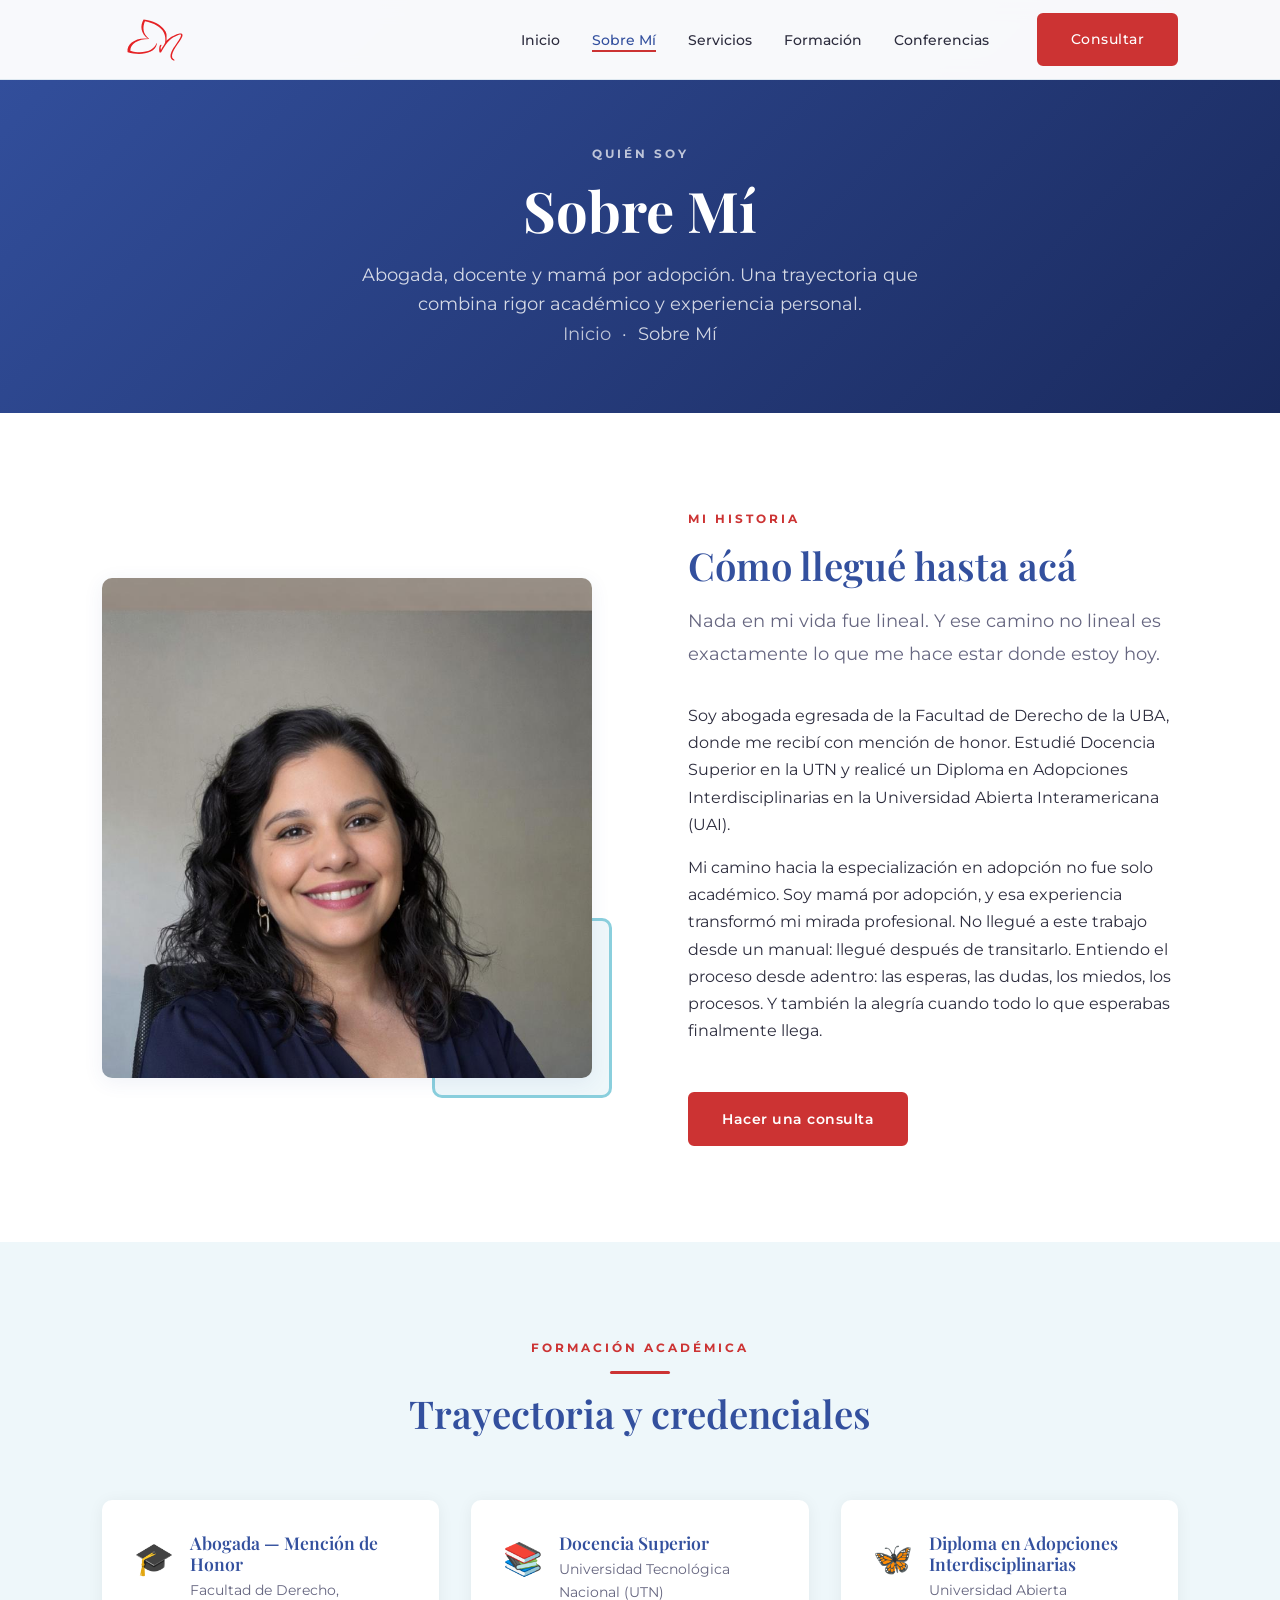
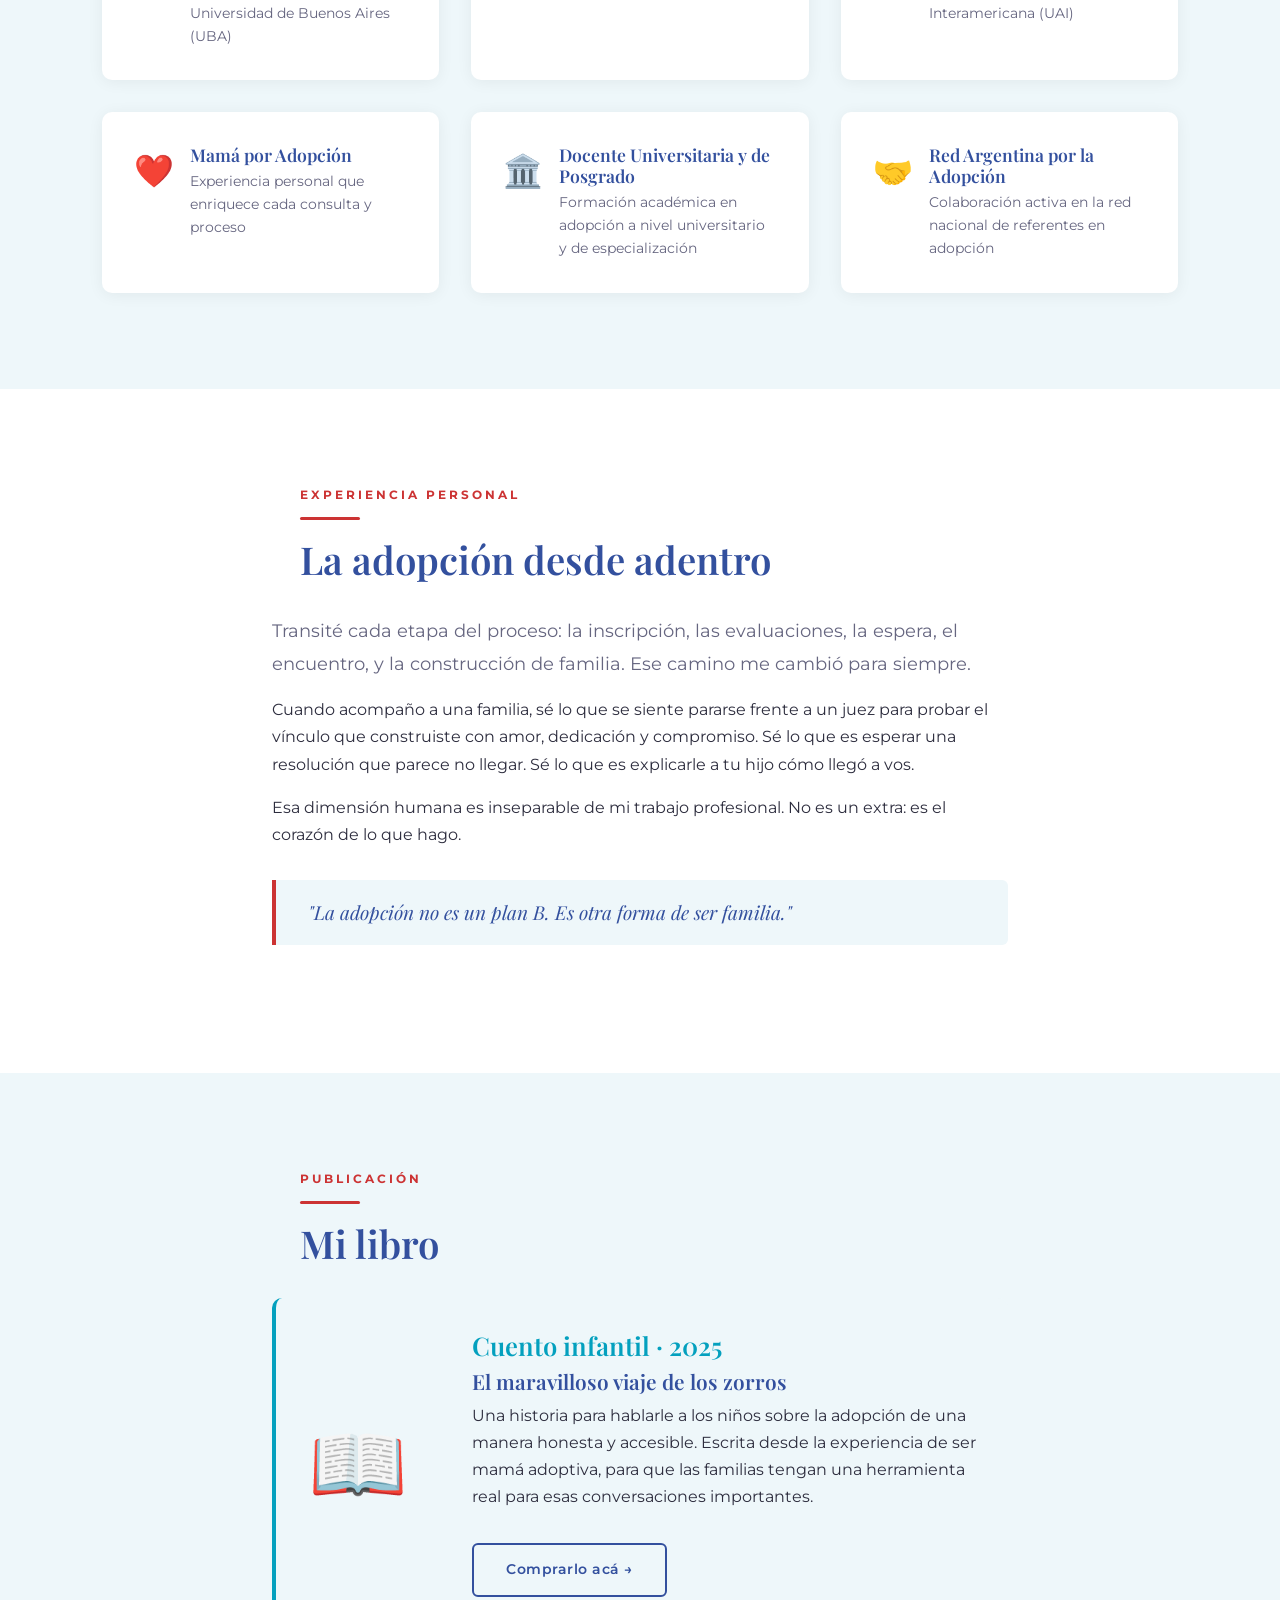
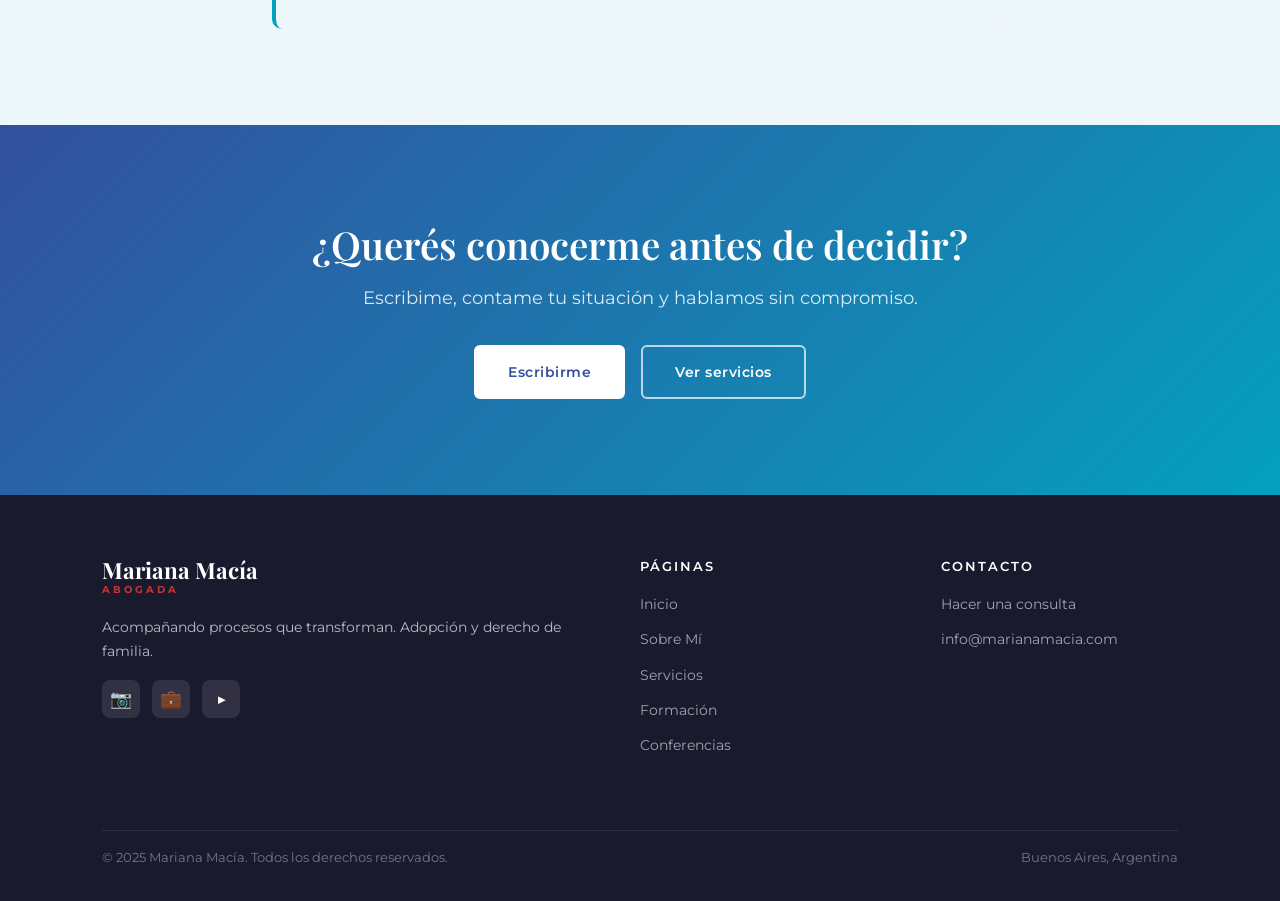
<file: sobre-mi.html>
<!DOCTYPE html>
<html lang="es">
<head>
  <meta charset="UTF-8" />
  <meta name="viewport" content="width=device-width, initial-scale=1.0" />
  <title>Sobre Mí — Mariana Macía | Adopción y Derecho de Familia</title>
  <meta name="description" content="Conocé la trayectoria de Mariana Macía: abogada de la UBA, docente universitaria y mamá adoptiva. Especialista en adopciones en Argentina." />
  <link rel="stylesheet" href="styles.css" />
</head>
<body>

  <!-- ==================== NAVEGACIÓN ==================== -->
  <nav class="nav" id="nav">
    <div class="nav-inner">
      <a href="index.html" class="nav-logo" aria-label="Inicio">
        <img src="assets/logo.svg"
             alt="Mariana Macía Abogada" />
        <div class="nav-logo-text" style="display:none;">
          <span class="name">Mariana Macía</span>
          <span class="title">Abogada</span>
        </div>
      </a>
      <button class="nav-toggle" id="navToggle" aria-label="Menú">
        <span></span><span></span><span></span>
      </button>
      <ul class="nav-links" id="navLinks">
        <li><a href="index.html">Inicio</a></li>
        <li><a href="sobre-mi.html" class="active">Sobre Mí</a></li>
        <li><a href="servicios.html">Servicios</a></li>
        <li><a href="formacion.html">Formación</a></li>
        <li><a href="conferencias.html">Conferencias</a></li>
        <li class="nav-cta"><a href="contacto.html" class="btn btn-primary">Consultar</a></li>
      </ul>
    </div>
  </nav>

  <!-- ==================== PAGE HERO ==================== -->
  <section class="page-hero">
    <div class="container">
      <span class="section-label" style="color:rgba(255,255,255,0.7)">Quién soy</span>
      <h1>Sobre Mí</h1>
      <p>Abogada, docente y mamá por adopción. Una trayectoria que combina rigor académico y experiencia personal.</p>
      <p class="breadcrumb"><a href="index.html">Inicio</a> <span>·</span> Sobre Mí</p>
    </div>
  </section>

  <!-- ==================== BIO PRINCIPAL ==================== -->
  <section class="section">
    <div class="container">
      <div class="about-split">
        <div class="about-image">
          <img src="assets/mariana.jpeg"
               alt="Mariana Macía" />
          <div class="about-image-accent"></div>
        </div>

        <div class="about-content">
          <span class="section-label">Mi historia</span>
          <h2>Cómo llegué hasta acá</h2>
          <p class="lead">Nada en mi vida fue lineal. Y ese camino no lineal es exactamente lo que me hace estar donde estoy hoy.</p>
          <p>Soy abogada egresada de la Facultad de Derecho de la UBA, donde me recibí con mención de honor. Estudié Docencia Superior en la UTN y realicé un Diploma en Adopciones Interdisciplinarias en la Universidad Abierta Interamericana (UAI).</p>
          <p>Mi camino hacia la especialización en adopción no fue solo académico. Soy mamá por adopción, y esa experiencia transformó mi mirada profesional. No llegué a este trabajo desde un manual: llegué después de transitarlo. Entiendo el proceso desde adentro: las esperas, las dudas, los miedos, los procesos. Y también la alegría cuando todo lo que esperabas finalmente llega.</p>

          <a href="contacto.html" class="btn btn-primary mt-md">Hacer una consulta</a>
        </div>
      </div>
    </div>
  </section>

  <!-- ==================== CREDENCIALES ==================== -->
  <section class="section section-light">
    <div class="container">
      <div class="section-header">
        <span class="section-label">Formación académica</span>
        <div class="section-divider"></div>
        <h2>Trayectoria y credenciales</h2>
      </div>

      <div class="credentials-grid">
        <div class="credential-card">
          <div class="credential-icon">🎓</div>
          <div class="credential-info">
            <h4>Abogada — Mención de Honor</h4>
            <p>Facultad de Derecho, Universidad de Buenos Aires (UBA)</p>
          </div>
        </div>

        <div class="credential-card">
          <div class="credential-icon">📚</div>
          <div class="credential-info">
            <h4>Docencia Superior</h4>
            <p>Universidad Tecnológica Nacional (UTN)</p>
          </div>
        </div>

        <div class="credential-card">
          <div class="credential-icon">🦋</div>
          <div class="credential-info">
            <h4>Diploma en Adopciones Interdisciplinarias</h4>
            <p>Universidad Abierta Interamericana (UAI)</p>
          </div>
        </div>

        <div class="credential-card">
          <div class="credential-icon">❤️</div>
          <div class="credential-info">
            <h4>Mamá por Adopción</h4>
            <p>Experiencia personal que enriquece cada consulta y proceso</p>
          </div>
        </div>

        <div class="credential-card">
          <div class="credential-icon">🏛️</div>
          <div class="credential-info">
            <h4>Docente Universitaria y de Posgrado</h4>
            <p>Formación académica en adopción a nivel universitario y de especialización</p>
          </div>
        </div>

        <div class="credential-card">
          <div class="credential-icon">🤝</div>
          <div class="credential-info">
            <h4>Red Argentina por la Adopción</h4>
            <p>Colaboración activa en la red nacional de referentes en adopción</p>
          </div>
        </div>
      </div>
    </div>
  </section>

  <!-- ==================== MAMÁ ADOPTIVA ==================== -->
  <section class="section">
    <div class="container" style="max-width: 800px;">
      <div class="section-header" style="text-align: left; margin-bottom: var(--spacing-md);">
        <span class="section-label">Experiencia personal</span>
        <div class="section-divider" style="margin: 0 0 var(--spacing-sm);"></div>
        <h2>La adopción desde adentro</h2>
      </div>

      <p class="lead">Transité cada etapa del proceso: la inscripción, las evaluaciones, la espera, el encuentro, y la construcción de familia. Ese camino me cambió para siempre.</p>

      <p>Cuando acompaño a una familia, sé lo que se siente pararse frente a un juez para probar el vínculo que construiste con amor, dedicación y compromiso. Sé lo que es esperar una resolución que parece no llegar. Sé lo que es explicarle a tu hijo cómo llegó a vos.</p>

      <p>Esa dimensión humana es inseparable de mi trabajo profesional. No es un extra: es el corazón de lo que hago.</p>

      <blockquote style="border-left: 4px solid var(--color-accent); padding: var(--spacing-sm) var(--spacing-md); margin: var(--spacing-md) 0; background: var(--color-light-bg); border-radius: 0 var(--border-radius-sm) var(--border-radius-sm) 0;">
        <p style="font-family: var(--font-display); font-size: 1.2rem; font-style: italic; color: var(--color-primary); margin: 0;">"La adopción no es un plan B. Es otra forma de ser familia."</p>
      </blockquote>
    </div>
  </section>

  <!-- ==================== LIBRO ==================== -->
  <section class="section section-light">
    <div class="container" style="max-width: 800px;">
      <div class="section-header" style="text-align: left; margin-bottom: var(--spacing-md);">
        <span class="section-label">Publicación</span>
        <div class="section-divider" style="margin: 0 0 var(--spacing-sm);"></div>
        <h2>Mi libro</h2>
      </div>

      <div class="book-section">
        <div class="book-cover">📖</div>
        <div class="book-info">
          <h3>Cuento infantil · 2025</h3>
          <h4>El maravilloso viaje de los zorros</h4>
          <p>Una historia para hablarle a los niños sobre la adopción de una manera honesta y accesible. Escrita desde la experiencia de ser mamá adoptiva, para que las familias tengan una herramienta real para esas conversaciones importantes.</p>
          <a href="https://www.mercadolibre.com.ar/el-maravilloso-viaje-de-los-zorros--mariana-macia/up/MLAU3172906465"
             target="_blank" rel="noopener" class="btn btn-outline" style="margin-top: var(--spacing-sm); display:inline-block;">
            Comprarlo acá →
          </a>
        </div>
      </div>
    </div>
  </section>

  <!-- ==================== CTA ==================== -->
  <section class="cta-banner">
    <div class="container">
      <h2>¿Querés conocerme antes de decidir?</h2>
      <p>Escribime, contame tu situación y hablamos sin compromiso.</p>
      <div class="cta-actions">
        <a href="contacto.html" class="btn btn-white">Escribirme</a>
        <a href="servicios.html" class="btn btn-outline-white">Ver servicios</a>
      </div>
    </div>
  </section>

  <!-- ==================== FOOTER ==================== -->
  <footer class="footer">
    <div class="container">
      <div class="footer-grid">
        <div class="footer-brand">
          <div class="footer-logo-text">
            <span class="name">Mariana Macía</span>
            <span class="title">Abogada</span>
          </div>
          <p>Acompañando procesos que transforman. Adopción y derecho de familia.</p>
          <div class="footer-social">
            <a href="https://www.instagram.com/mamaporadopcionyabogada/" target="_blank" rel="noopener" aria-label="Instagram">📷</a>
            <a href="https://linkedin.com/in/mariana-macía" target="_blank" rel="noopener" aria-label="LinkedIn">💼</a>
            <a href="https://youtube.com/@mamaporadopcionyabogada" target="_blank" rel="noopener" aria-label="YouTube">▶️</a>
          </div>
        </div>
        <div class="footer-col">
          <h4>Páginas</h4>
          <ul>
            <li><a href="index.html">Inicio</a></li>
            <li><a href="sobre-mi.html">Sobre Mí</a></li>
            <li><a href="servicios.html">Servicios</a></li>
            <li><a href="formacion.html">Formación</a></li>
            <li><a href="conferencias.html">Conferencias</a></li>
          </ul>
        </div>
        <div class="footer-col">
          <h4>Contacto</h4>
          <ul>
            <li><a href="contacto.html">Hacer una consulta</a></li>
            <li><a href="mailto:info@marianamacia.com">info@marianamacia.com</a></li>
          </ul>
        </div>
      </div>
      <div class="footer-bottom">
        <span>© 2025 Mariana Macía. Todos los derechos reservados.</span>
        <span>Buenos Aires, Argentina</span>
      </div>
    </div>
  </footer>

  <script>
    const nav = document.getElementById('nav');
    window.addEventListener('scroll', () => { nav.classList.toggle('scrolled', window.scrollY > 20); });
    const toggle = document.getElementById('navToggle');
    const links  = document.getElementById('navLinks');
    toggle.addEventListener('click', () => { toggle.classList.toggle('open'); links.classList.toggle('open'); });
    links.querySelectorAll('a').forEach(a => a.addEventListener('click', () => { toggle.classList.remove('open'); links.classList.remove('open'); }));
  </script>
</body>
</html>
</file>
<file: styles.css>
/* ============================================================
   MARIANA MACÍA — ABOGADA
   Estilos globales del sitio web
   ============================================================ */

@import url('https://fonts.googleapis.com/css2?family=Playfair+Display:ital,wght@0,400;0,500;0,600;0,700;1,400;1,600&family=Montserrat:wght@300;400;500;600;700&display=swap');

/* ============================================================
   CSS VARIABLES — BRAND TOKENS
   ============================================================ */
:root {
  /* Paleta oficial de Mariana Macía */
  --color-primary:    #33509E;  /* Azul chino — principal */
  --color-accent:     #CC3333;  /* Lust — rojo, botones, acentos */
  --color-secondary:  #04A0BE;  /* Azul-Verde / turquesa */
  --color-light:      #8ACFDD;  /* Azul cielo */
  --color-light-bg:   #EEF7FA;  /* Fondo celeste suave */
  --color-dark:       #1a1a2e;  /* Fondo oscuro */
  --color-text:       #2d2d3e;  /* Texto principal */
  --color-text-light: #666680;  /* Texto secundario */
  --color-white:      #ffffff;
  --color-border:     #DDE8F0;

  /* Tipografías */
  --font-display: 'Playfair Display', Georgia, serif;
  --font-body:    'Montserrat', Arial, sans-serif;

  /* Espaciado */
  --spacing-xs:  0.5rem;
  --spacing-sm:  1rem;
  --spacing-md:  2rem;
  --spacing-lg:  4rem;
  --spacing-xl:  6rem;

  /* Layout */
  --max-width: 1140px;
  --nav-height: 80px;
  --border-radius: 10px;
  --border-radius-sm: 6px;

  /* Sombras */
  --shadow:       0 4px 20px rgba(51, 80, 158, 0.08);
  --shadow-hover: 0 10px 40px rgba(51, 80, 158, 0.18);
  --shadow-card:  0 2px 16px rgba(0, 0, 0, 0.06);

  --transition: all 0.3s ease;
}

/* ============================================================
   RESET & BASE
   ============================================================ */
*, *::before, *::after { box-sizing: border-box; margin: 0; padding: 0; }

html { scroll-behavior: smooth; font-size: 16px; }

body {
  font-family: var(--font-body);
  color: var(--color-text);
  background: var(--color-white);
  line-height: 1.7;
  -webkit-font-smoothing: antialiased;
}

img { max-width: 100%; height: auto; display: block; }
a  { text-decoration: none; color: inherit; }
ul { list-style: none; }

.container {
  max-width: var(--max-width);
  margin: 0 auto;
  padding: 0 var(--spacing-md);
}

/* ============================================================
   TIPOGRAFÍA
   ============================================================ */
h1, h2, h3, h4, h5 {
  font-family: var(--font-display);
  line-height: 1.2;
  color: var(--color-primary);
}

h1 { font-size: clamp(2rem, 5vw, 3.5rem); font-weight: 700; }
h2 { font-size: clamp(1.6rem, 3.5vw, 2.4rem); font-weight: 600; }
h3 { font-size: clamp(1.2rem, 2.5vw, 1.6rem); font-weight: 600; }
h4 { font-size: 1.1rem; font-weight: 600; }

p { margin-bottom: 1rem; }
p:last-child { margin-bottom: 0; }

.lead {
  font-size: 1.15rem;
  color: var(--color-text-light);
  line-height: 1.8;
}

.section-label {
  font-family: var(--font-body);
  font-size: 0.75rem;
  font-weight: 700;
  letter-spacing: 3px;
  text-transform: uppercase;
  color: var(--color-accent);
  display: block;
  margin-bottom: 0.75rem;
}

/* ============================================================
   BOTONES
   ============================================================ */
.btn {
  display: inline-block;
  padding: 0.8rem 2rem;
  border-radius: var(--border-radius-sm);
  font-family: var(--font-body);
  font-size: 0.9rem;
  font-weight: 600;
  letter-spacing: 0.5px;
  cursor: pointer;
  border: 2px solid transparent;
  transition: var(--transition);
  text-align: center;
}

.btn-primary {
  background: var(--color-accent);
  color: var(--color-white);
  border-color: var(--color-accent);
}
.btn-primary:hover {
  background: var(--color-primary);
  border-color: var(--color-primary);
  transform: translateY(-2px);
  box-shadow: var(--shadow-hover);
}

.btn-outline {
  background: transparent;
  color: var(--color-primary);
  border-color: var(--color-primary);
}
.btn-outline:hover {
  background: var(--color-primary);
  color: var(--color-white);
  transform: translateY(-2px);
}

.btn-white {
  background: var(--color-white);
  color: var(--color-primary);
  border-color: var(--color-white);
}
.btn-white:hover {
  background: transparent;
  color: var(--color-white);
  transform: translateY(-2px);
}

.btn-outline-white {
  background: transparent;
  color: var(--color-white);
  border-color: rgba(255,255,255,0.7);
}
.btn-outline-white:hover {
  background: var(--color-white);
  color: var(--color-primary);
}

/* ============================================================
   NAVEGACIÓN
   ============================================================ */
.nav {
  position: fixed;
  top: 0;
  left: 0;
  right: 0;
  height: var(--nav-height);
  background: rgba(255,255,255,0.97);
  backdrop-filter: blur(10px);
  border-bottom: 1px solid var(--color-border);
  z-index: 1000;
  transition: var(--transition);
}

.nav.scrolled {
  box-shadow: 0 2px 20px rgba(51, 80, 158, 0.12);
}

.nav-inner {
  display: flex;
  align-items: center;
  justify-content: space-between;
  height: 100%;
  max-width: var(--max-width);
  margin: 0 auto;
  padding: 0 var(--spacing-md);
}

.nav-logo img {
  height: 48px;
  width: auto;
}

.nav-logo-text {
  display: flex;
  flex-direction: column;
  line-height: 1.1;
}

.nav-logo-text .name {
  font-family: var(--font-display);
  font-size: 1.2rem;
  font-weight: 700;
  color: var(--color-primary);
}

.nav-logo-text .title {
  font-family: var(--font-body);
  font-size: 0.65rem;
  font-weight: 700;
  letter-spacing: 3px;
  text-transform: uppercase;
  color: var(--color-accent);
}

.nav-links {
  display: flex;
  align-items: center;
  gap: var(--spacing-md);
}

.nav-links a {
  font-size: 0.85rem;
  font-weight: 500;
  color: var(--color-text);
  transition: var(--transition);
  position: relative;
}

.nav-links a::after {
  content: '';
  position: absolute;
  bottom: -4px;
  left: 0;
  width: 0;
  height: 2px;
  background: var(--color-accent);
  transition: var(--transition);
}

.nav-links a:hover,
.nav-links a.active {
  color: var(--color-primary);
}

.nav-links a:hover::after,
.nav-links a.active::after {
  width: 100%;
}

.nav-cta {
  margin-left: var(--spacing-sm);
}

.nav-cta .btn-primary,
.nav-cta .btn-primary:hover {
  color: var(--color-white);
}

/* Hamburger */
.nav-toggle {
  display: none;
  flex-direction: column;
  gap: 5px;
  cursor: pointer;
  padding: 8px;
  background: none;
  border: none;
}

.nav-toggle span {
  display: block;
  width: 24px;
  height: 2px;
  background: var(--color-primary);
  border-radius: 2px;
  transition: var(--transition);
}

.nav-toggle.open span:nth-child(1) { transform: translateY(7px) rotate(45deg); }
.nav-toggle.open span:nth-child(2) { opacity: 0; }
.nav-toggle.open span:nth-child(3) { transform: translateY(-7px) rotate(-45deg); }

/* Mobile nav */
@media (max-width: 900px) {
  .nav-toggle { display: flex; }

  .nav-links {
    display: none;
    position: absolute;
    top: var(--nav-height);
    left: 0;
    right: 0;
    background: var(--color-white);
    flex-direction: column;
    align-items: flex-start;
    gap: 0;
    border-bottom: 2px solid var(--color-border);
    box-shadow: 0 10px 30px rgba(0,0,0,0.1);
    padding: var(--spacing-sm) 0;
  }

  .nav-links.open { display: flex; }

  .nav-links a {
    padding: 0.75rem var(--spacing-md);
    width: 100%;
    font-size: 0.95rem;
  }

  .nav-links a::after { display: none; }

  .nav-cta {
    margin: var(--spacing-sm) var(--spacing-md);
    width: calc(100% - 4rem);
  }

  .nav-cta .btn { width: 100%; text-align: center; }
}

/* ============================================================
   HERO
   ============================================================ */
.hero {
  min-height: 100vh;
  padding-top: var(--nav-height);
  display: flex;
  align-items: center;
  position: relative;
  overflow: hidden;
}

.hero-bg {
  position: absolute;
  inset: 0;
  background: linear-gradient(135deg, #1a2a5e 0%, #33509E 50%, #04A0BE 100%);
  z-index: 0;
}

.hero-bg::after {
  content: '';
  position: absolute;
  inset: 0;
  background: url("data:image/svg+xml,%3Csvg width='60' height='60' viewBox='0 0 60 60' xmlns='http://www.w3.org/2000/svg'%3E%3Cg fill='none' fill-rule='evenodd'%3E%3Cg fill='%23ffffff' fill-opacity='0.03'%3E%3Ccircle cx='30' cy='30' r='20'/%3E%3C/g%3E%3C/g%3E%3C/svg%3E");
  z-index: 0;
}

.hero-inner {
  position: relative;
  z-index: 1;
  max-width: var(--max-width);
  margin: 0 auto;
  padding: var(--spacing-xl) var(--spacing-md);
  display: grid;
  grid-template-columns: 1fr 1fr;
  gap: var(--spacing-xl);
  align-items: center;
}

.hero-text { color: var(--color-white); }

.hero-text .section-label { color: rgba(255,255,255,0.8); }

.hero-text h1 {
  color: var(--color-white);
  margin-bottom: var(--spacing-md);
  text-shadow: 0 2px 10px rgba(0,0,0,0.2);
}

.hero-text p {
  font-size: 1.1rem;
  color: rgba(255,255,255,0.85);
  line-height: 1.8;
  margin-bottom: var(--spacing-md);
}

.hero-actions {
  display: flex;
  gap: var(--spacing-sm);
  flex-wrap: wrap;
}

.hero-photo {
  position: relative;
}

.hero-photo-frame {
  position: relative;
  border-radius: var(--border-radius);
  overflow: hidden;
  box-shadow: 0 20px 60px rgba(0,0,0,0.3);
}

.hero-photo-frame img {
  width: 100%;
  height: 520px;
  object-fit: cover;
  object-position: top center;
}

.hero-photo-badge {
  position: absolute;
  bottom: -var(--spacing-sm);
  left: -var(--spacing-sm);
  background: var(--color-accent);
  color: white;
  padding: 1rem 1.5rem;
  border-radius: var(--border-radius-sm);
  box-shadow: var(--shadow);
}

.hero-photo-badge .badge-num {
  font-family: var(--font-display);
  font-size: 2rem;
  font-weight: 700;
  display: block;
  line-height: 1;
}

.hero-photo-badge .badge-text {
  font-size: 0.7rem;
  font-weight: 600;
  letter-spacing: 1px;
  text-transform: uppercase;
}

.hero-scroll {
  position: absolute;
  bottom: var(--spacing-md);
  left: 50%;
  transform: translateX(-50%);
  z-index: 1;
  display: flex;
  flex-direction: column;
  align-items: center;
  gap: 0.5rem;
  color: rgba(255,255,255,0.6);
  font-size: 0.7rem;
  letter-spacing: 2px;
  text-transform: uppercase;
  animation: bounce 2s infinite;
}

@keyframes bounce {
  0%, 100% { transform: translateX(-50%) translateY(0); }
  50% { transform: translateX(-50%) translateY(8px); }
}

.hero-scroll::after {
  content: '↓';
  font-size: 1.2rem;
}

@media (max-width: 768px) {
  .hero-inner {
    grid-template-columns: 1fr;
    text-align: center;
    padding: var(--spacing-lg) var(--spacing-sm);
  }
  .hero-photo { order: -1; }
  .hero-photo-frame img { height: 320px; }
  .hero-actions { justify-content: center; }
  .hero-scroll { display: none; }
}

/* ============================================================
   SECCIONES GENÉRICAS
   ============================================================ */
.section {
  padding: var(--spacing-xl) 0;
}

.section-light {
  background: var(--color-light-bg);
}

.section-dark {
  background: var(--color-dark);
  color: var(--color-white);
}

.section-dark h2, .section-dark h3 {
  color: var(--color-white);
}

.section-dark p { color: rgba(255,255,255,0.8); }

.section-header {
  text-align: center;
  max-width: 680px;
  margin: 0 auto var(--spacing-lg);
}

.section-header h2 {
  margin-bottom: var(--spacing-sm);
}

.section-divider {
  width: 60px;
  height: 3px;
  background: var(--color-accent);
  border-radius: 3px;
  margin: 0 auto var(--spacing-sm);
}

.section-header .section-divider {
  margin-bottom: var(--spacing-sm);
}

/* ============================================================
   CARDS DE SERVICIOS
   ============================================================ */
.cards-grid {
  display: grid;
  grid-template-columns: repeat(auto-fit, minmax(280px, 1fr));
  gap: var(--spacing-md);
}

.card {
  background: var(--color-white);
  border-radius: var(--border-radius);
  padding: var(--spacing-md) var(--spacing-md) var(--spacing-md);
  box-shadow: var(--shadow-card);
  border-top: 4px solid transparent;
  transition: var(--transition);
}

.card:hover {
  transform: translateY(-6px);
  box-shadow: var(--shadow-hover);
}

.card-primary   { border-top-color: var(--color-primary); }
.card-accent    { border-top-color: var(--color-accent); }
.card-secondary { border-top-color: var(--color-secondary); }

.card-icon {
  width: 56px;
  height: 56px;
  border-radius: 14px;
  display: flex;
  align-items: center;
  justify-content: center;
  font-size: 1.6rem;
  margin-bottom: var(--spacing-sm);
}

.icon-primary   { background: rgba(51, 80, 158, 0.1); }
.icon-accent    { background: rgba(204, 51, 51, 0.1); }
.icon-secondary { background: rgba(4, 160, 190, 0.1); }

.card h3 {
  font-size: 1.2rem;
  margin-bottom: 0.75rem;
  color: var(--color-primary);
}

.card p {
  color: var(--color-text-light);
  font-size: 0.9rem;
  margin-bottom: var(--spacing-sm);
}

.card-link {
  font-size: 0.85rem;
  font-weight: 600;
  color: var(--color-accent);
  display: inline-flex;
  align-items: center;
  gap: 0.4rem;
  transition: var(--transition);
}

.card-link:hover {
  gap: 0.8rem;
  color: var(--color-primary);
}

.card-link::after { content: '→'; }

/* ============================================================
   SECCIÓN SOBRE MÍ (preview en home)
   ============================================================ */
.about-split {
  display: grid;
  grid-template-columns: 1fr 1fr;
  gap: var(--spacing-xl);
  align-items: center;
}

.about-image {
  position: relative;
}

.about-image img {
  width: 100%;
  height: 500px;
  object-fit: cover;
  object-position: top center;
  border-radius: var(--border-radius);
  box-shadow: var(--shadow);
}

.about-image-accent {
  position: absolute;
  bottom: -20px;
  right: -20px;
  width: 180px;
  height: 180px;
  background: var(--color-light-bg);
  border-radius: var(--border-radius);
  border: 3px solid var(--color-light);
  z-index: -1;
}

.about-content h2 {
  margin-bottom: var(--spacing-sm);
}

.about-content .lead {
  margin-bottom: var(--spacing-md);
}

.credentials-mini {
  display: flex;
  flex-direction: column;
  gap: 0.75rem;
  margin-bottom: var(--spacing-md);
}

.credential-item {
  display: flex;
  align-items: center;
  gap: 0.75rem;
  font-size: 0.9rem;
}

.credential-dot {
  width: 8px;
  height: 8px;
  border-radius: 50%;
  background: var(--color-accent);
  flex-shrink: 0;
}

@media (max-width: 768px) {
  .about-split {
    grid-template-columns: 1fr;
  }
  .about-image img { height: 320px; }
  .about-image-accent { display: none; }
}

/* ============================================================
   CTA BANNER
   ============================================================ */
.cta-banner {
  background: linear-gradient(135deg, var(--color-primary), var(--color-secondary));
  padding: var(--spacing-xl) 0;
  text-align: center;
  color: var(--color-white);
}

.cta-banner h2 {
  color: var(--color-white);
  margin-bottom: var(--spacing-sm);
}

.cta-banner p {
  color: rgba(255,255,255,0.85);
  font-size: 1.1rem;
  margin-bottom: var(--spacing-md);
}

.cta-actions {
  display: flex;
  gap: var(--spacing-sm);
  justify-content: center;
  flex-wrap: wrap;
}

/* ============================================================
   PAGE HERO (interior)
   ============================================================ */
.page-hero {
  background: linear-gradient(135deg, var(--color-primary) 0%, #1a2a5e 100%);
  padding: calc(var(--nav-height) + var(--spacing-lg)) 0 var(--spacing-lg);
  color: var(--color-white);
  text-align: center;
}

.page-hero h1 {
  color: var(--color-white);
  margin-bottom: var(--spacing-sm);
}

.page-hero p {
  color: rgba(255,255,255,0.8);
  font-size: 1.1rem;
  max-width: 600px;
  margin: 0 auto;
}

/* ============================================================
   CREDENCIALES (sobre-mi)
   ============================================================ */
.credentials-grid {
  display: grid;
  grid-template-columns: repeat(auto-fit, minmax(260px, 1fr));
  gap: var(--spacing-md);
}

.credential-card {
  background: var(--color-white);
  border-radius: var(--border-radius);
  padding: var(--spacing-md);
  box-shadow: var(--shadow-card);
  display: flex;
  gap: var(--spacing-sm);
  align-items: flex-start;
}

.credential-icon {
  font-size: 2rem;
  flex-shrink: 0;
}

.credential-info h4 {
  color: var(--color-primary);
  margin-bottom: 0.3rem;
}

.credential-info p {
  color: var(--color-text-light);
  font-size: 0.85rem;
  margin: 0;
}

/* ============================================================
   LIBRO
   ============================================================ */
.book-section {
  display: flex;
  gap: var(--spacing-lg);
  align-items: center;
  background: var(--color-light-bg);
  border-radius: var(--border-radius);
  padding: var(--spacing-md);
  border-left: 4px solid var(--color-secondary);
}

.book-cover {
  font-size: 5rem;
  flex-shrink: 0;
}

.book-info h3 {
  color: var(--color-secondary);
  margin-bottom: 0.5rem;
}

.book-info h4 {
  color: var(--color-primary);
  font-size: 1.3rem;
  margin-bottom: 0.5rem;
}

/* ============================================================
   SERVICIOS DETALLE
   ============================================================ */
.service-detail {
  display: grid;
  grid-template-columns: 1fr 1fr;
  gap: var(--spacing-xl);
  align-items: start;
}

.service-detail + .service-detail {
  margin-top: var(--spacing-xl);
  padding-top: var(--spacing-xl);
  border-top: 1px solid var(--color-border);
}

.service-detail.reverse {
  direction: rtl;
}

.service-detail.reverse > * {
  direction: ltr;
}

.service-info h2 {
  margin-bottom: var(--spacing-sm);
}

.service-info .lead {
  margin-bottom: var(--spacing-md);
}

.service-tags {
  display: flex;
  flex-wrap: wrap;
  gap: 0.5rem;
  margin-bottom: var(--spacing-md);
}

.tag {
  background: var(--color-light-bg);
  border: 1px solid var(--color-light);
  color: var(--color-primary);
  padding: 0.3rem 0.9rem;
  border-radius: 20px;
  font-size: 0.8rem;
  font-weight: 500;
}

.service-visual {
  background: linear-gradient(135deg, var(--color-light-bg), white);
  border-radius: var(--border-radius);
  padding: var(--spacing-md) var(--spacing-lg);
  border: 1px solid var(--color-border);
}

.service-visual-icon {
  font-size: 4rem;
  margin-bottom: var(--spacing-sm);
}

.service-list {
  display: flex;
  flex-direction: column;
  gap: 0.75rem;
}

.service-list li {
  display: flex;
  gap: 0.75rem;
  align-items: flex-start;
  font-size: 0.95rem;
}

.service-list li::before {
  content: '✓';
  color: var(--color-accent);
  font-weight: 700;
  flex-shrink: 0;
  margin-top: 2px;
}

@media (max-width: 768px) {
  .service-detail {
    grid-template-columns: 1fr;
  }
  .service-detail.reverse { direction: ltr; }
}

/* ============================================================
   FORMACIÓN
   ============================================================ */
.formacion-split {
  display: grid;
  grid-template-columns: 1fr 1fr;
  gap: var(--spacing-xl);
}

.formacion-block {
  background: var(--color-white);
  border-radius: var(--border-radius);
  padding: var(--spacing-md);
  box-shadow: var(--shadow-card);
}

.formacion-block h3 {
  color: var(--color-primary);
  margin-bottom: var(--spacing-sm);
  padding-bottom: var(--spacing-sm);
  border-bottom: 2px solid var(--color-light-bg);
}

.colaboradora {
  display: flex;
  align-items: center;
  gap: var(--spacing-sm);
  background: var(--color-light-bg);
  border-radius: var(--border-radius-sm);
  padding: var(--spacing-sm);
  margin-bottom: var(--spacing-sm);
}

.colaboradora-avatar {
  width: 48px;
  height: 48px;
  border-radius: 50%;
  background: var(--color-secondary);
  display: flex;
  align-items: center;
  justify-content: center;
  color: white;
  font-weight: 700;
  font-family: var(--font-display);
  font-size: 1.2rem;
  flex-shrink: 0;
}

.colaboradora-info strong {
  display: block;
  color: var(--color-primary);
  font-size: 0.95rem;
}

.colaboradora-info span {
  color: var(--color-text-light);
  font-size: 0.8rem;
}

.temas-list {
  display: flex;
  flex-direction: column;
  gap: 0.6rem;
  margin-bottom: var(--spacing-sm);
}

.temas-list li {
  font-size: 0.9rem;
  color: var(--color-text);
  padding-left: 1.2rem;
  position: relative;
}

.temas-list li::before {
  content: '→';
  position: absolute;
  left: 0;
  color: var(--color-secondary);
  font-weight: 600;
}

@media (max-width: 768px) {
  .formacion-split { grid-template-columns: 1fr; }
}

/* ============================================================
   CONFERENCIAS
   ============================================================ */
.conference-list {
  display: flex;
  flex-direction: column;
  gap: var(--spacing-sm);
}

.conference-item {
  display: flex;
  gap: var(--spacing-sm);
  align-items: flex-start;
  padding: var(--spacing-sm) var(--spacing-md);
  background: var(--color-white);
  border-radius: var(--border-radius-sm);
  box-shadow: var(--shadow-card);
  transition: var(--transition);
}

.conference-item:hover {
  transform: translateX(6px);
  box-shadow: var(--shadow);
}

.conference-type {
  width: 36px;
  height: 36px;
  border-radius: 8px;
  display: flex;
  align-items: center;
  justify-content: center;
  font-size: 1.1rem;
  flex-shrink: 0;
}

.conference-type-media    { background: rgba(204, 51, 51, 0.1); }
.conference-type-academic { background: rgba(51, 80, 158, 0.1); }
.conference-type-law      { background: rgba(4, 160, 190, 0.1); }

.conference-info h4 {
  color: var(--color-primary);
  font-size: 0.95rem;
  margin-bottom: 0.2rem;
}

.conference-info p {
  color: var(--color-text-light);
  font-size: 0.85rem;
  margin: 0;
}

/* ============================================================
   FORMULARIO DE CONTACTO
   ============================================================ */
.contact-grid {
  display: grid;
  grid-template-columns: 1fr 2fr;
  gap: var(--spacing-xl);
  align-items: start;
}

.contact-info-panel {
  background: var(--color-primary);
  color: white;
  border-radius: var(--border-radius);
  padding: var(--spacing-md);
}

.contact-info-panel h3 {
  color: var(--color-white);
  margin-bottom: var(--spacing-md);
}

.contact-info-item {
  display: flex;
  gap: var(--spacing-sm);
  margin-bottom: var(--spacing-sm);
  padding-bottom: var(--spacing-sm);
  border-bottom: 1px solid rgba(255,255,255,0.15);
}

.contact-info-item:last-of-type {
  border-bottom: none;
}

.contact-info-item .icon {
  font-size: 1.3rem;
  flex-shrink: 0;
}

.contact-info-item div strong {
  display: block;
  font-size: 0.8rem;
  letter-spacing: 1px;
  text-transform: uppercase;
  color: rgba(255,255,255,0.7);
  margin-bottom: 0.2rem;
}

.contact-info-item div a,
.contact-info-item div span {
  color: var(--color-white);
  font-size: 0.95rem;
}

.contact-info-item div a:hover { color: var(--color-light); }

.contact-form-panel {
  background: var(--color-white);
  border-radius: var(--border-radius);
  padding: var(--spacing-md);
  box-shadow: var(--shadow);
}

.form-row {
  display: grid;
  grid-template-columns: 1fr 1fr;
  gap: var(--spacing-sm);
}

.form-group {
  margin-bottom: var(--spacing-sm);
}

.form-group label {
  display: block;
  font-size: 0.85rem;
  font-weight: 600;
  color: var(--color-primary);
  margin-bottom: 0.4rem;
}

.form-group input,
.form-group select,
.form-group textarea {
  width: 100%;
  padding: 0.75rem 1rem;
  border: 1.5px solid var(--color-border);
  border-radius: var(--border-radius-sm);
  font-family: var(--font-body);
  font-size: 0.95rem;
  color: var(--color-text);
  background: white;
  transition: var(--transition);
  outline: none;
}

.form-group input:focus,
.form-group select:focus,
.form-group textarea:focus {
  border-color: var(--color-secondary);
  box-shadow: 0 0 0 3px rgba(4, 160, 190, 0.1);
}

.form-group textarea {
  resize: vertical;
  min-height: 140px;
}

@media (max-width: 900px) {
  .contact-grid { grid-template-columns: 1fr; }
}

@media (max-width: 600px) {
  .form-row { grid-template-columns: 1fr; }
}

/* ============================================================
   FOOTER
   ============================================================ */
.footer {
  background: var(--color-dark);
  color: rgba(255,255,255,0.7);
  padding: var(--spacing-lg) 0 var(--spacing-md);
}

.footer-grid {
  display: grid;
  grid-template-columns: 2fr 1fr 1fr;
  gap: var(--spacing-lg);
  margin-bottom: var(--spacing-lg);
}

.footer-brand .footer-logo-text {
  display: flex;
  flex-direction: column;
  margin-bottom: var(--spacing-sm);
}

.footer-brand .footer-logo-text .name {
  font-family: var(--font-display);
  font-size: 1.4rem;
  font-weight: 700;
  color: var(--color-white);
  line-height: 1;
}

.footer-brand .footer-logo-text .title {
  font-size: 0.65rem;
  letter-spacing: 3px;
  text-transform: uppercase;
  color: var(--color-accent);
  font-weight: 700;
}

.footer-brand p {
  font-size: 0.9rem;
  margin-bottom: var(--spacing-sm);
}

.footer-social {
  display: flex;
  gap: 0.75rem;
}

.footer-social a {
  width: 38px;
  height: 38px;
  border-radius: 8px;
  background: rgba(255,255,255,0.1);
  display: flex;
  align-items: center;
  justify-content: center;
  font-size: 1.1rem;
  color: white;
  transition: var(--transition);
}

.footer-social a:hover {
  background: var(--color-accent);
  transform: translateY(-3px);
}

.footer-col h4 {
  color: var(--color-white);
  font-family: var(--font-body);
  font-size: 0.8rem;
  letter-spacing: 2px;
  text-transform: uppercase;
  margin-bottom: var(--spacing-sm);
}

.footer-col ul li {
  margin-bottom: 0.5rem;
}

.footer-col ul li a {
  font-size: 0.9rem;
  color: rgba(255,255,255,0.6);
  transition: var(--transition);
}

.footer-col ul li a:hover {
  color: var(--color-light);
}

.footer-bottom {
  border-top: 1px solid rgba(255,255,255,0.1);
  padding-top: var(--spacing-sm);
  display: flex;
  justify-content: space-between;
  align-items: center;
  font-size: 0.8rem;
  color: rgba(255,255,255,0.4);
  flex-wrap: wrap;
  gap: 0.5rem;
}

@media (max-width: 768px) {
  .footer-grid {
    grid-template-columns: 1fr;
    gap: var(--spacing-md);
  }
}

/* ============================================================
   UTILS
   ============================================================ */
.text-accent  { color: var(--color-accent); }
.text-primary { color: var(--color-primary); }
.text-center  { text-align: center; }
.mt-sm  { margin-top: var(--spacing-sm); }
.mt-md  { margin-top: var(--spacing-md); }
.mt-lg  { margin-top: var(--spacing-lg); }
.mb-sm  { margin-bottom: var(--spacing-sm); }
.mb-md  { margin-bottom: var(--spacing-md); }
.mb-lg  { margin-bottom: var(--spacing-lg); }

/* Breadcrumb / page nav */
.breadcrumb {
  font-size: 0.82rem;
  color: rgba(255,255,255,0.6);
  margin-top: var(--spacing-sm);
}

.breadcrumb a { color: rgba(255,255,255,0.7); }
.breadcrumb a:hover { color: white; }
.breadcrumb span { margin: 0 0.4rem; }
</file>
